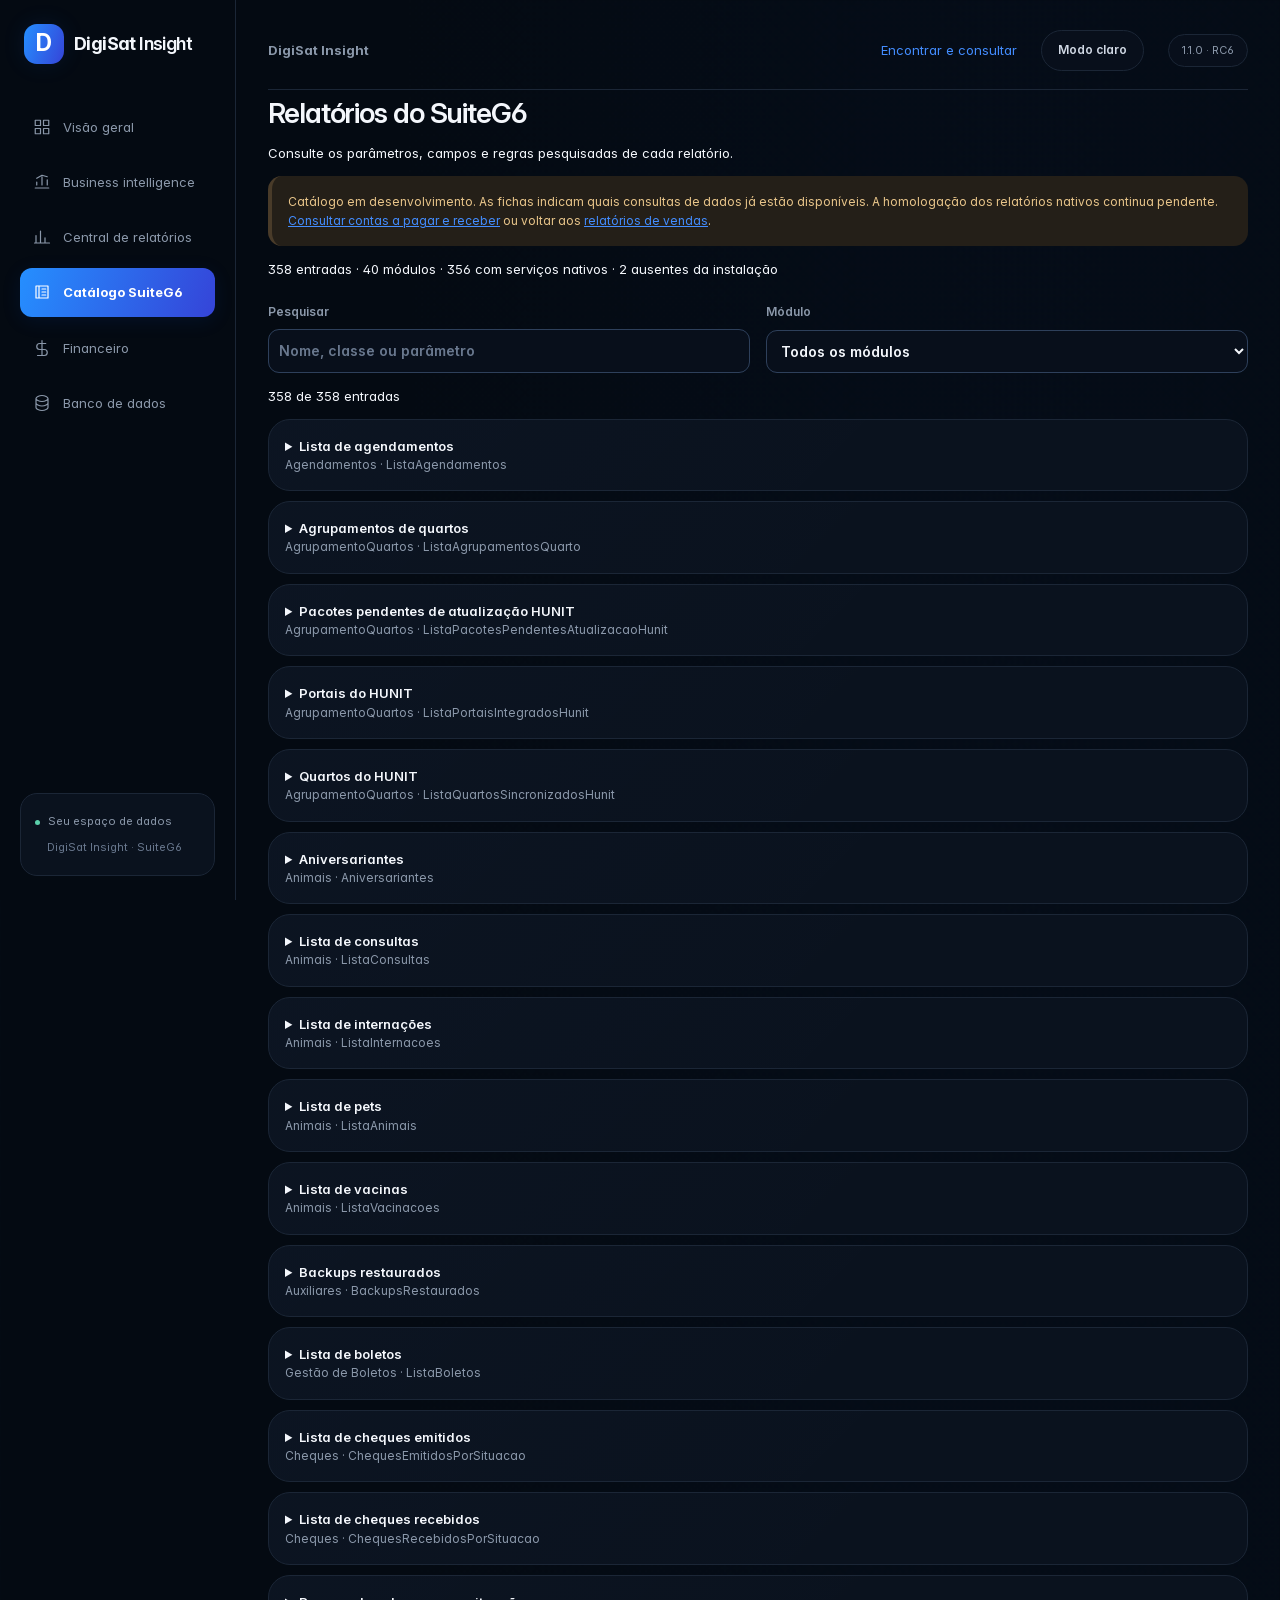
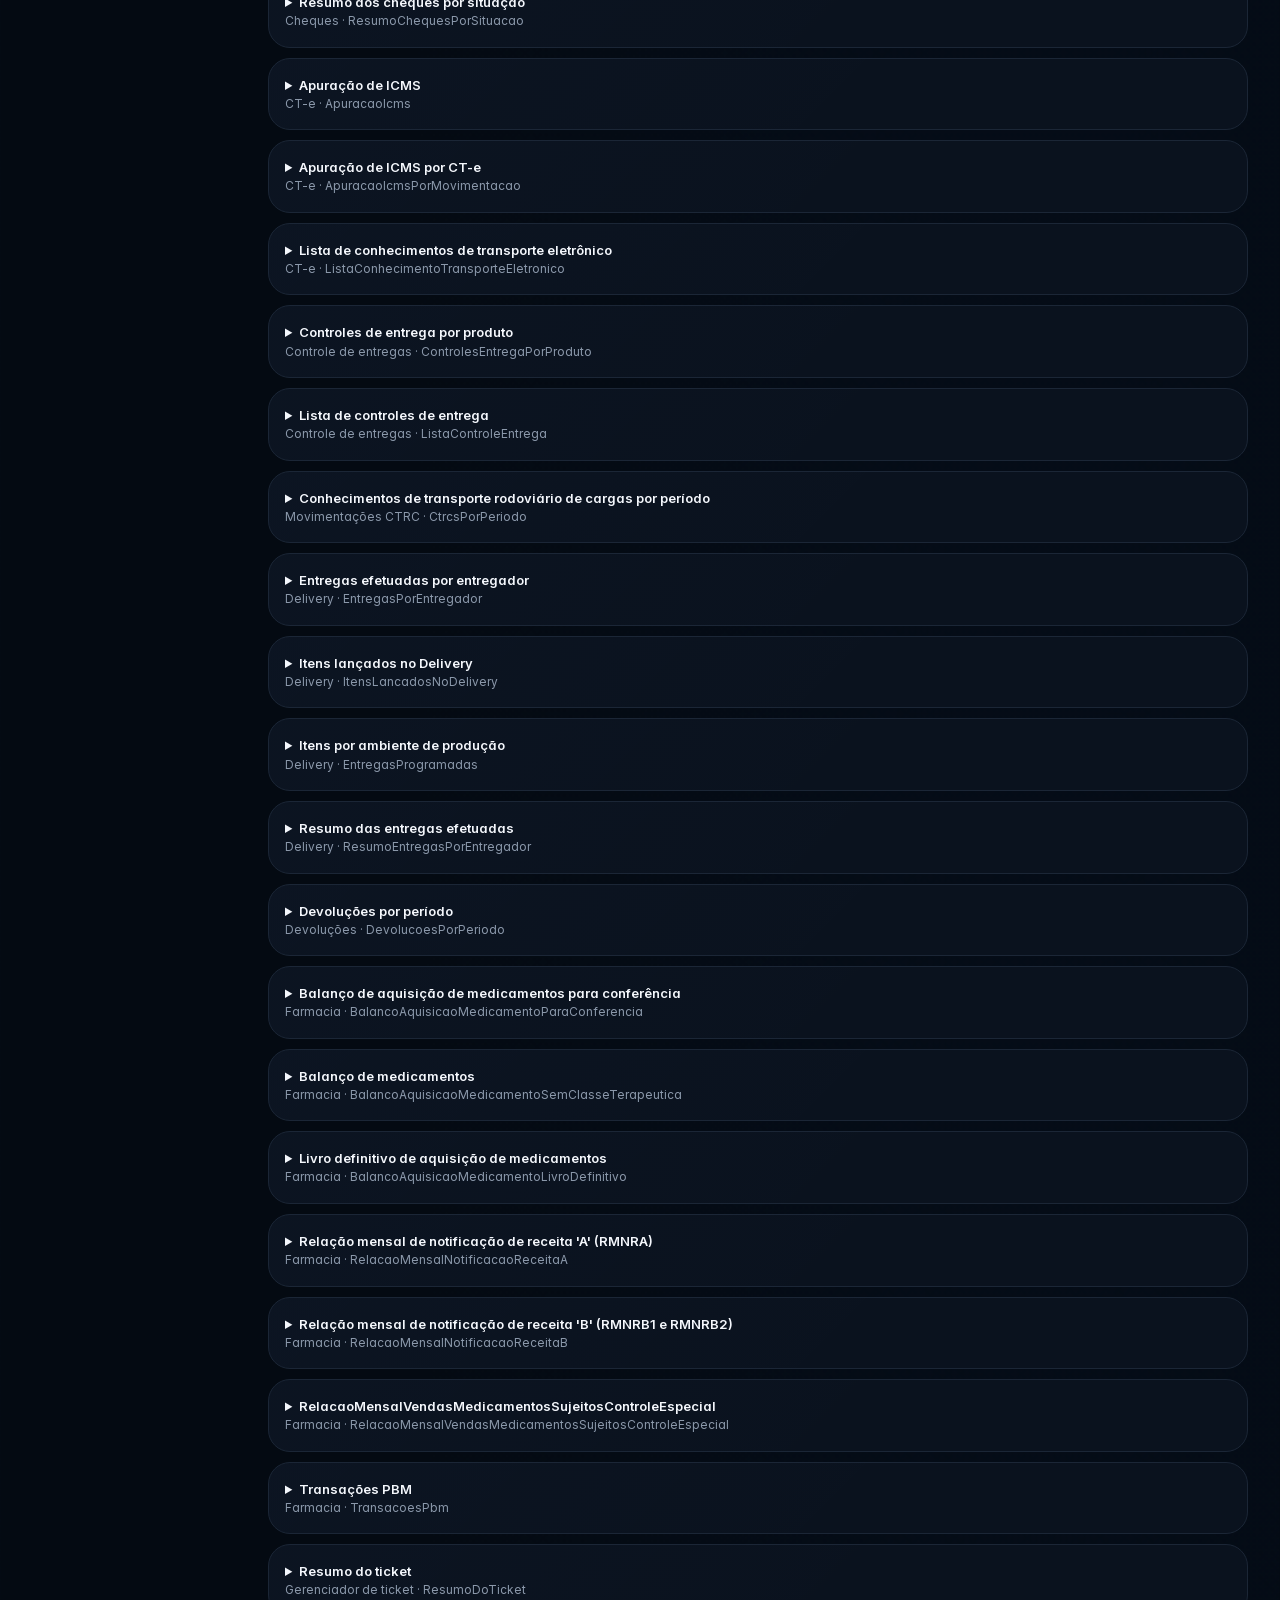
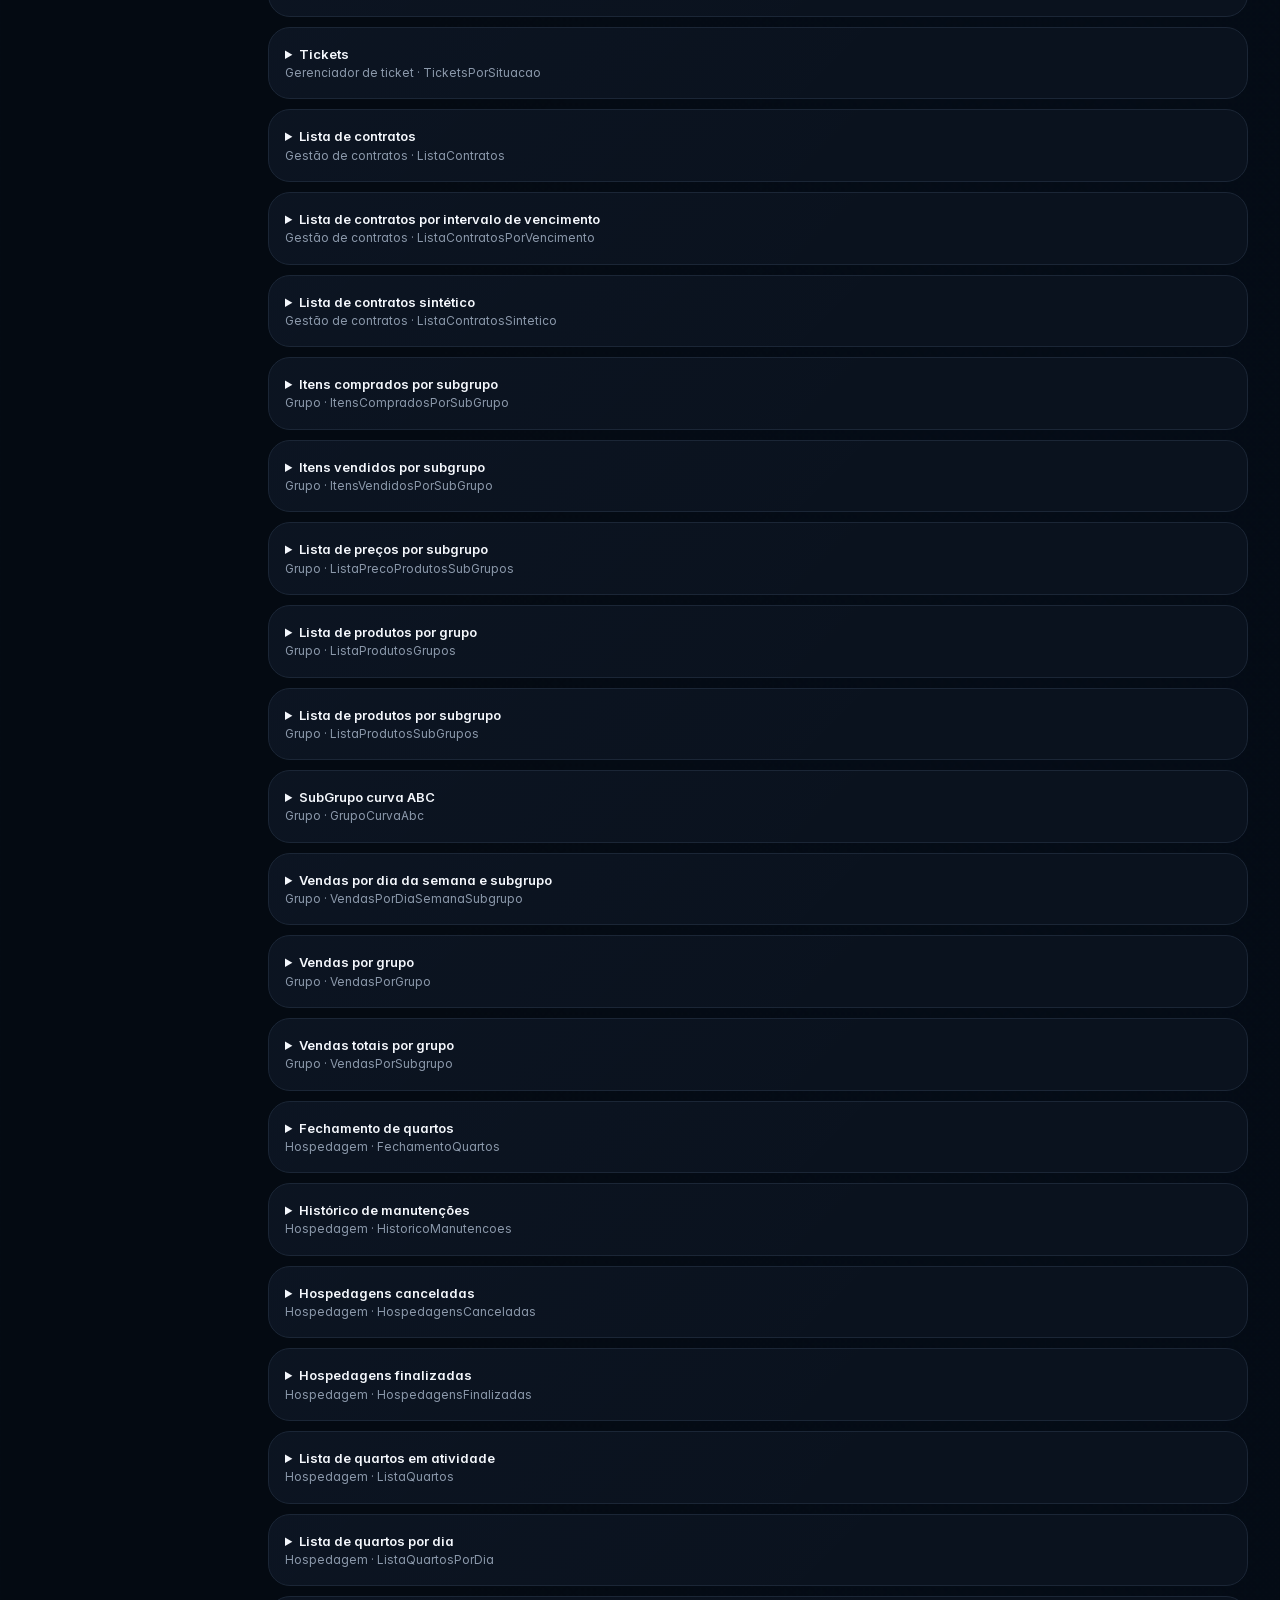
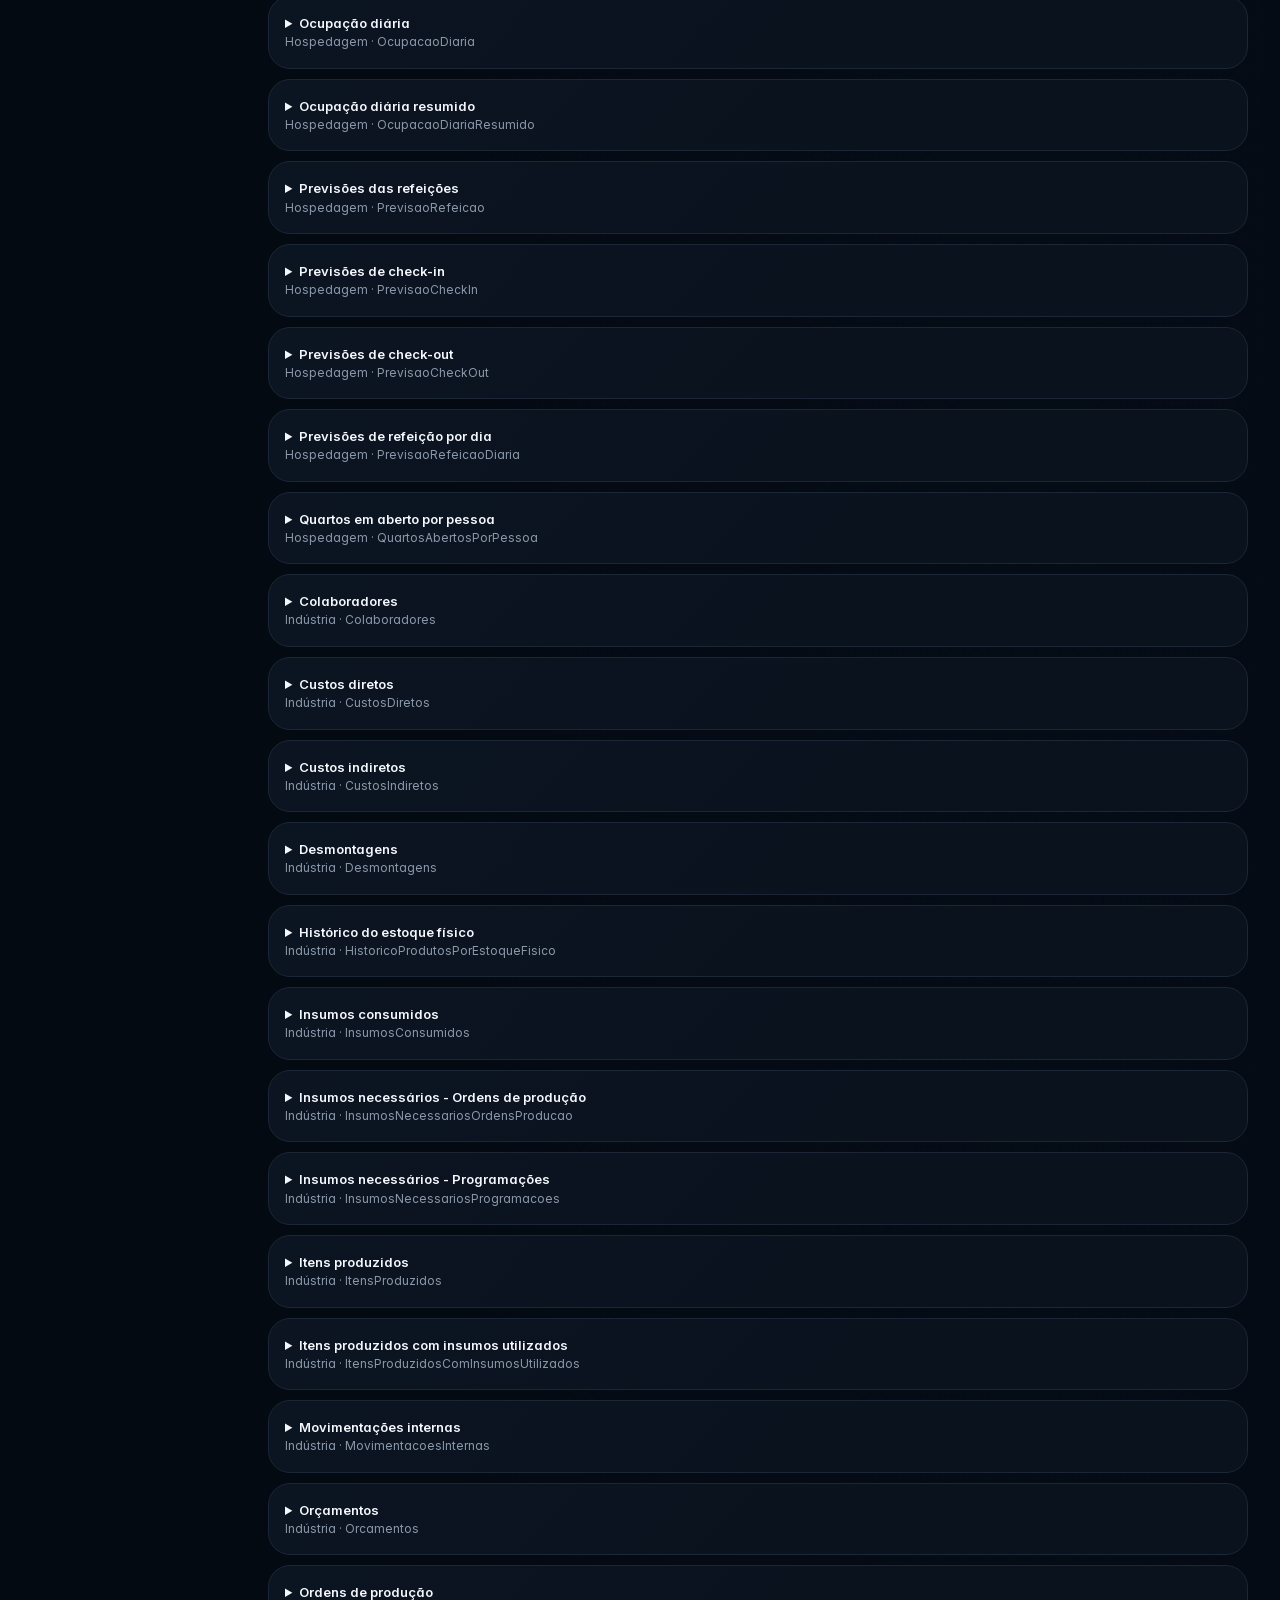
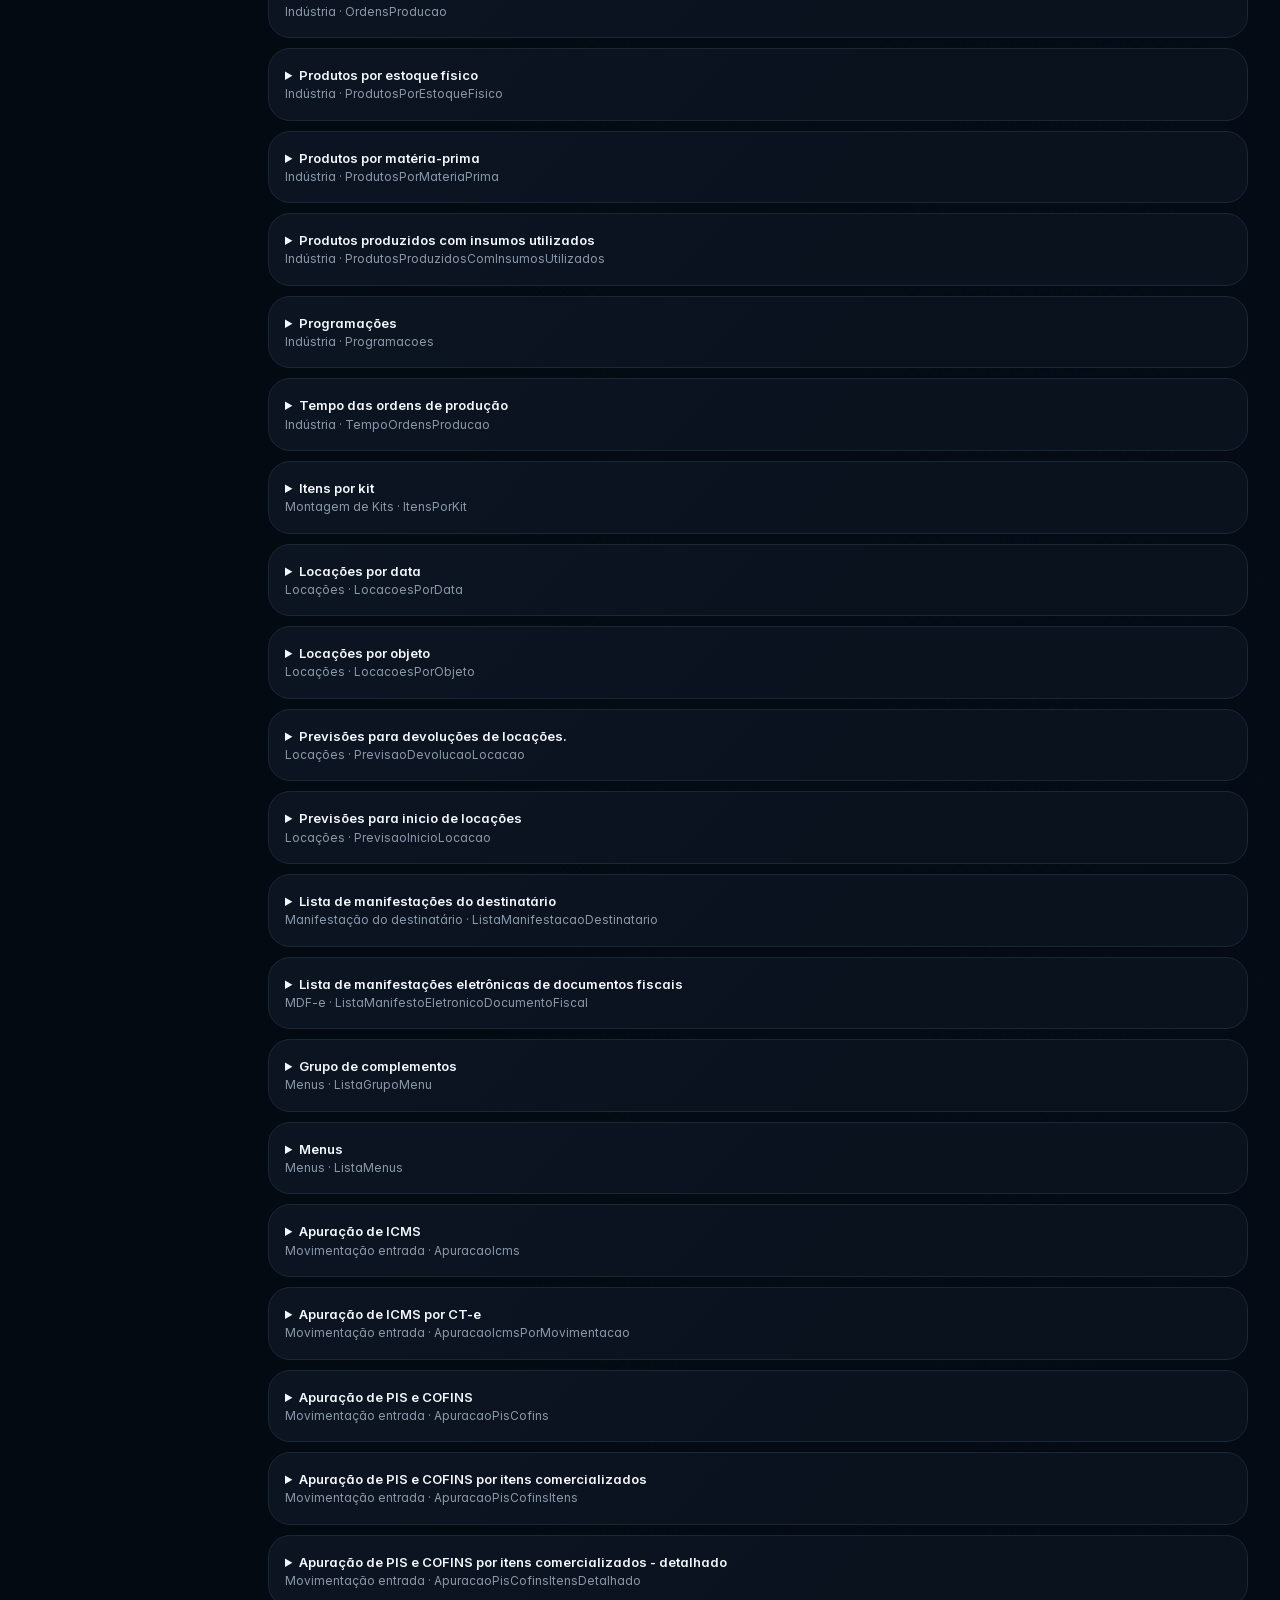
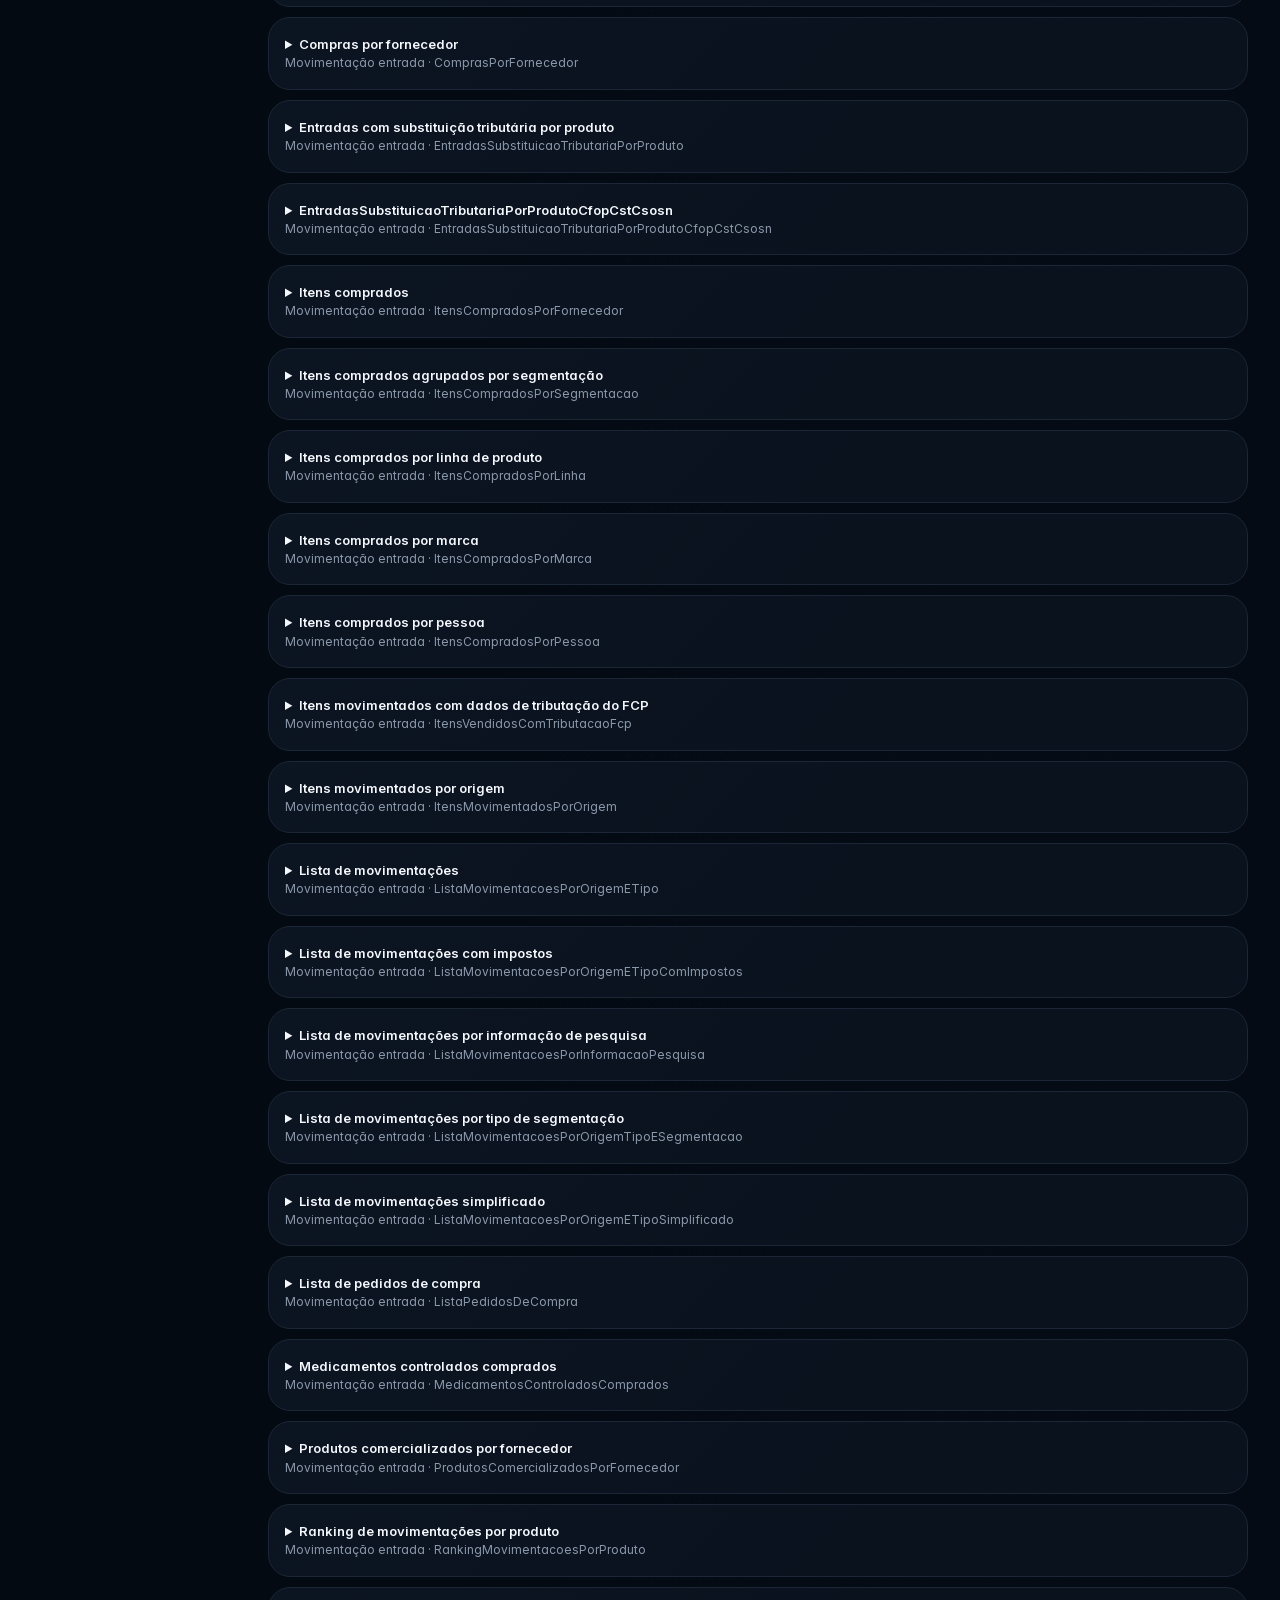
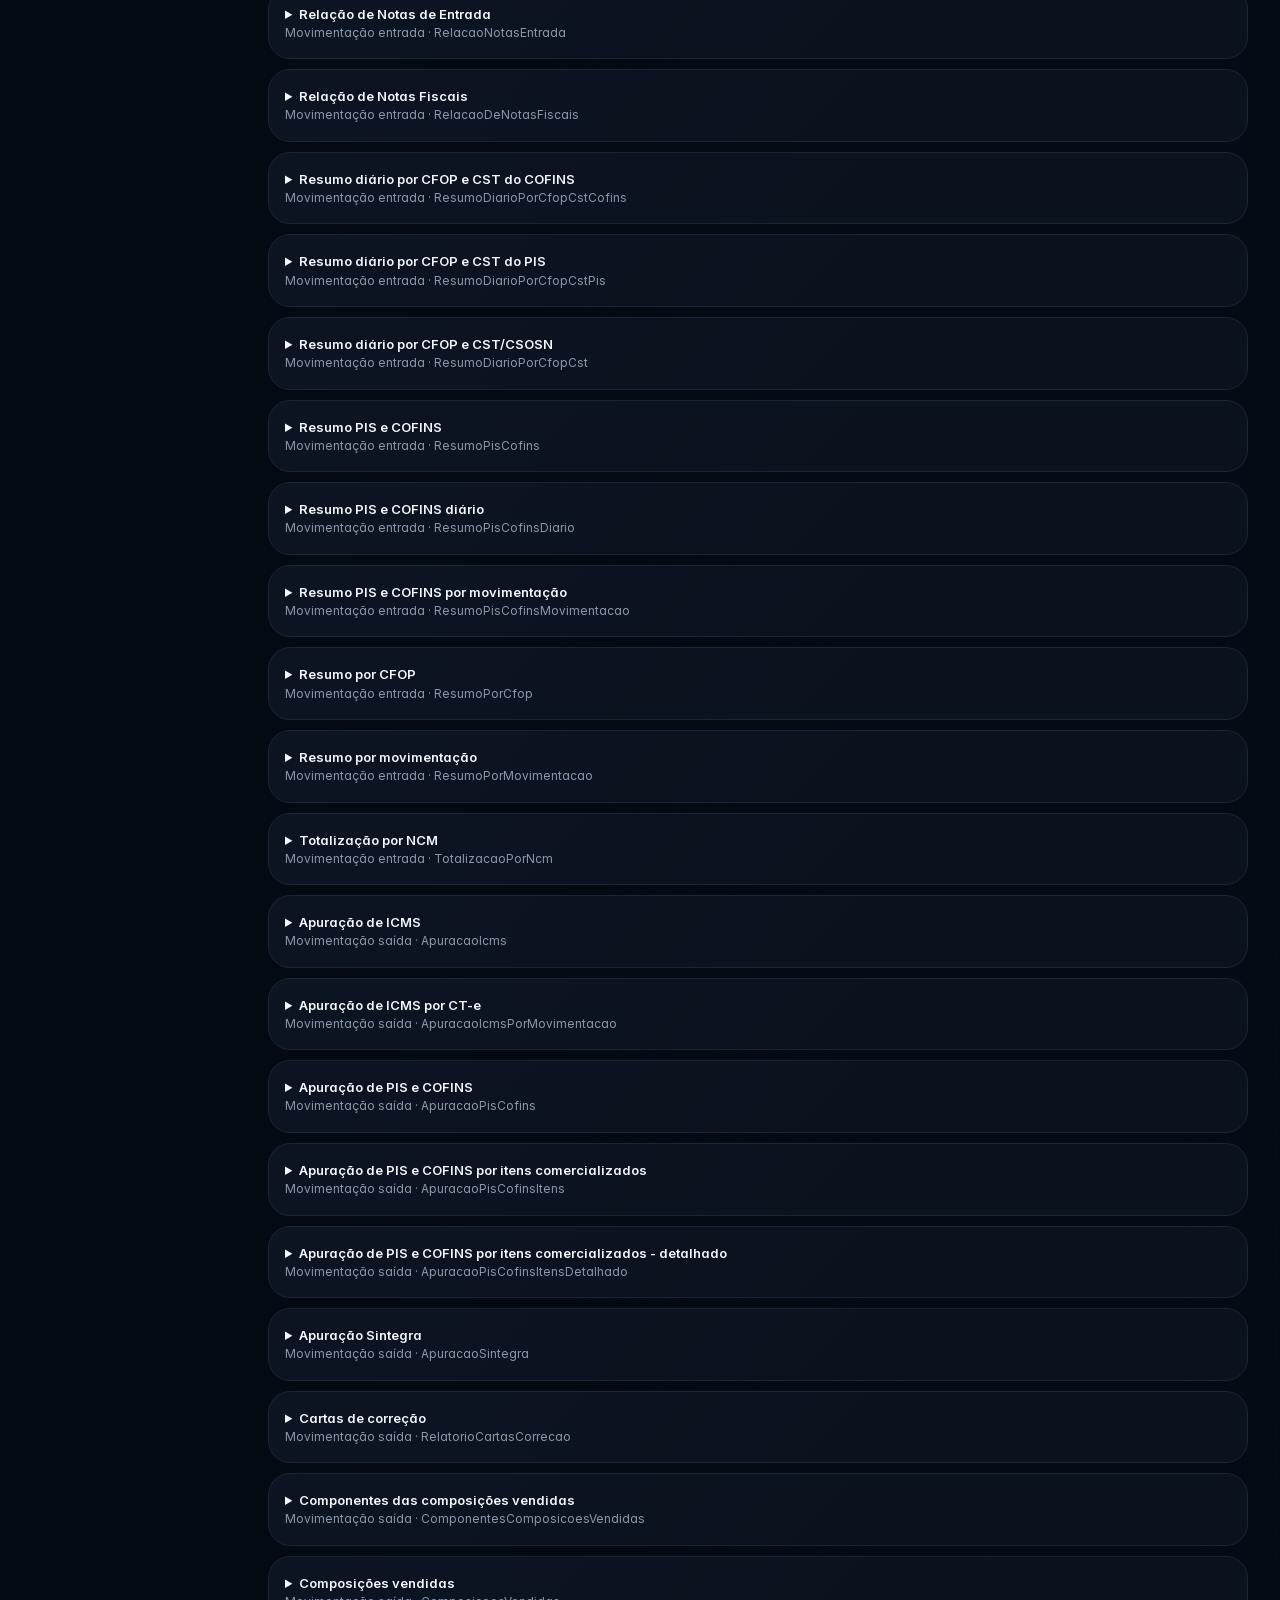
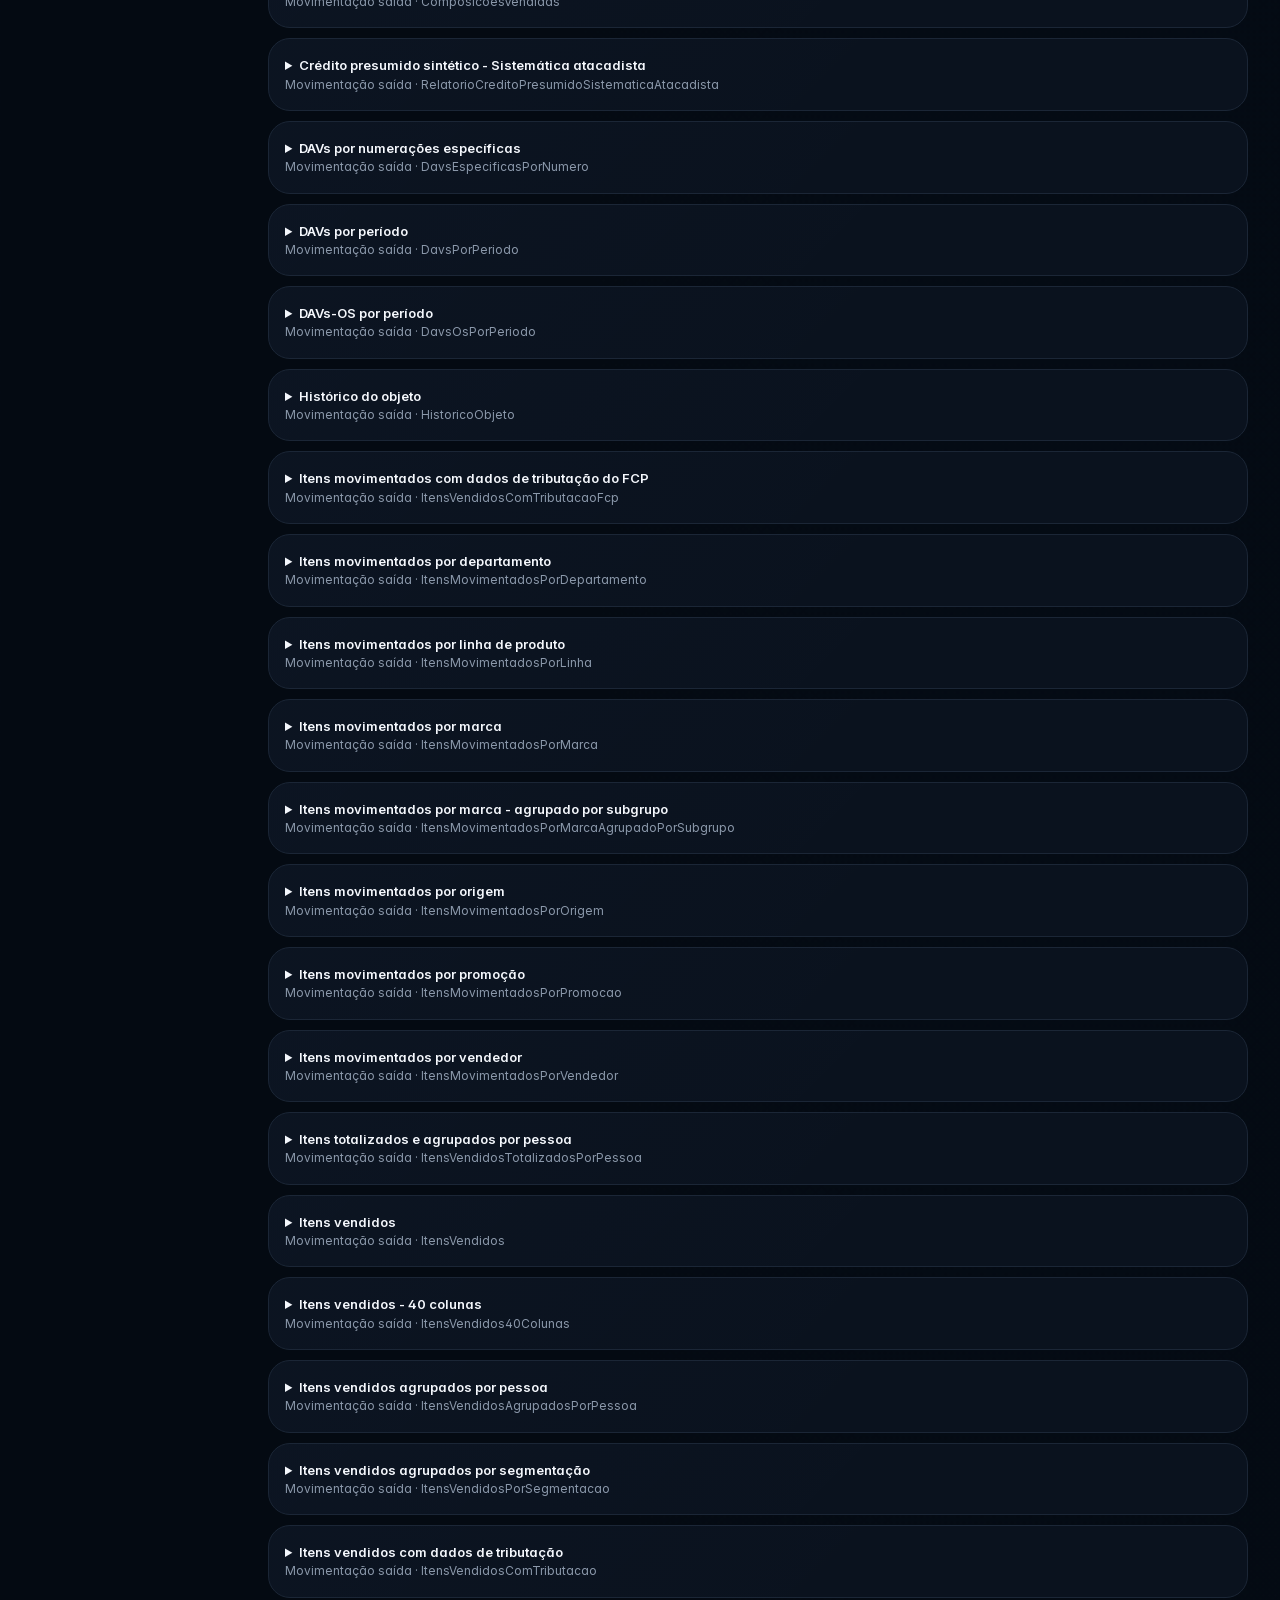
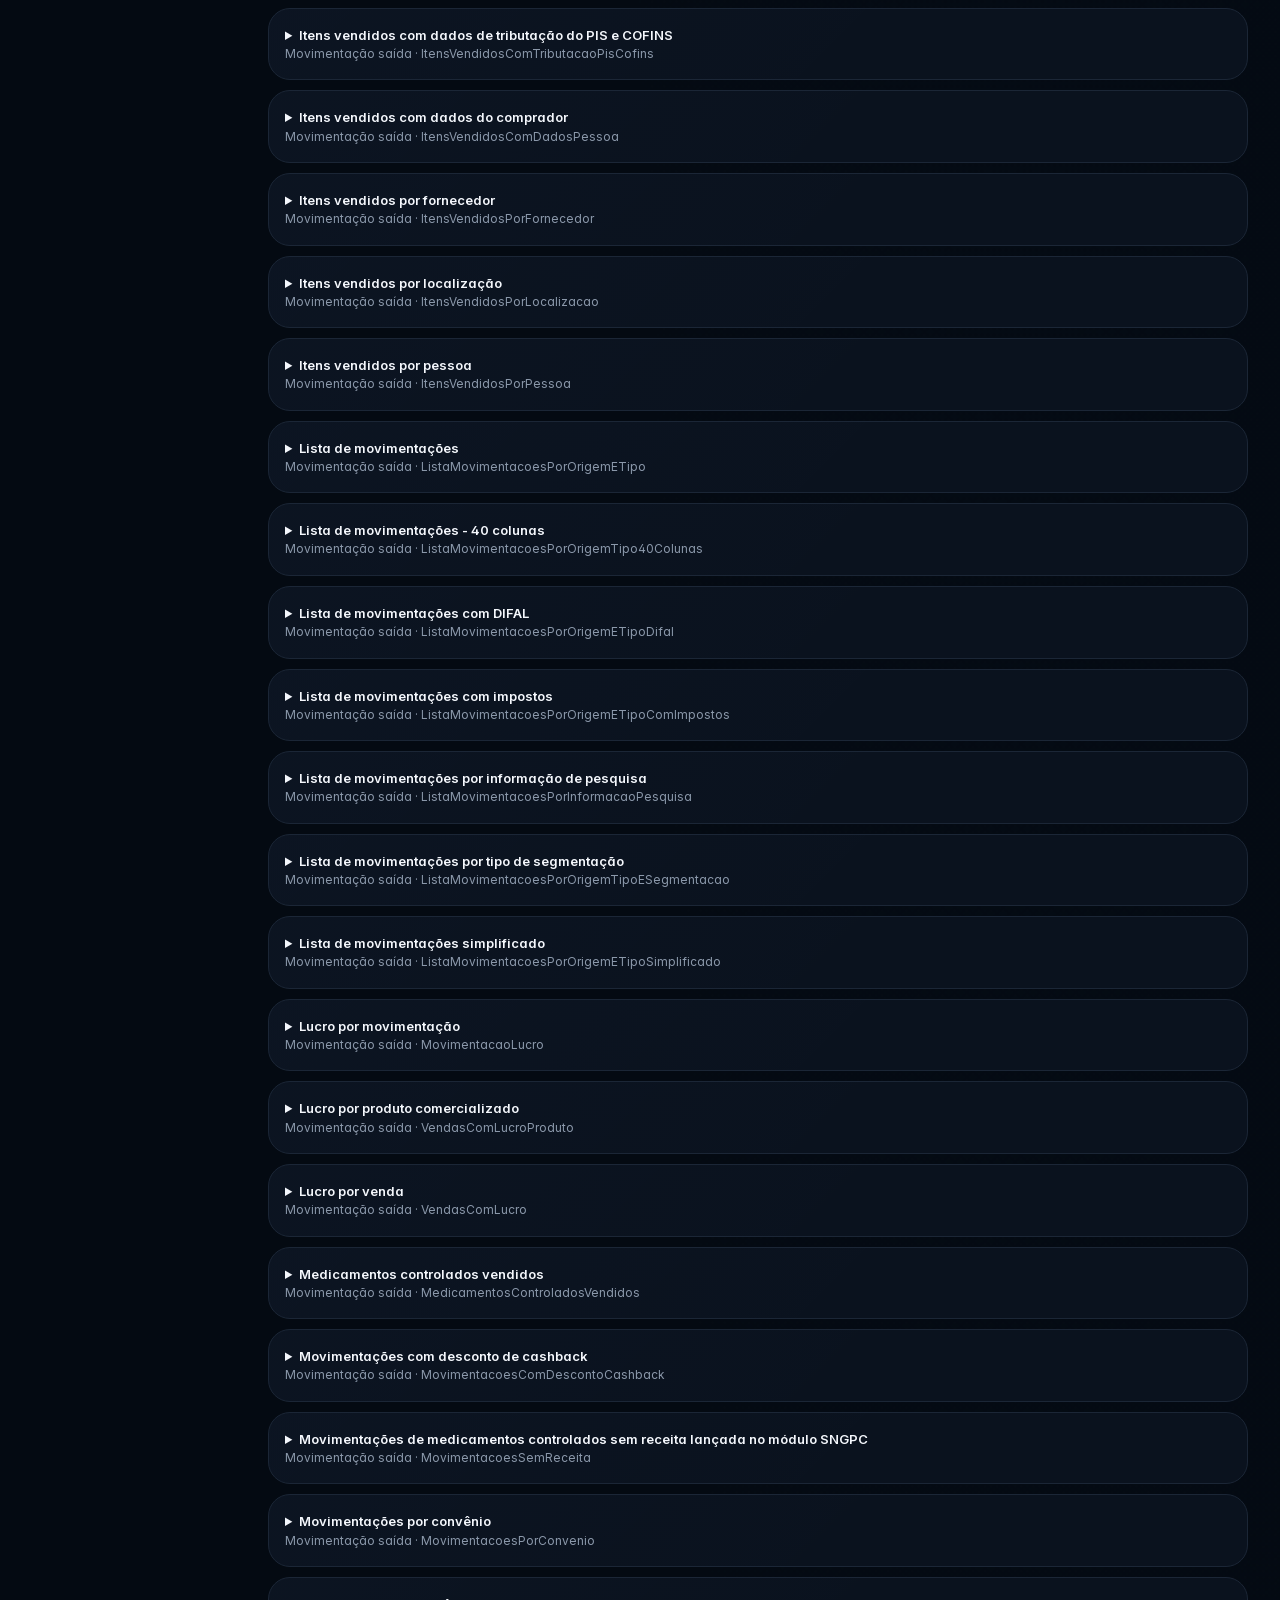
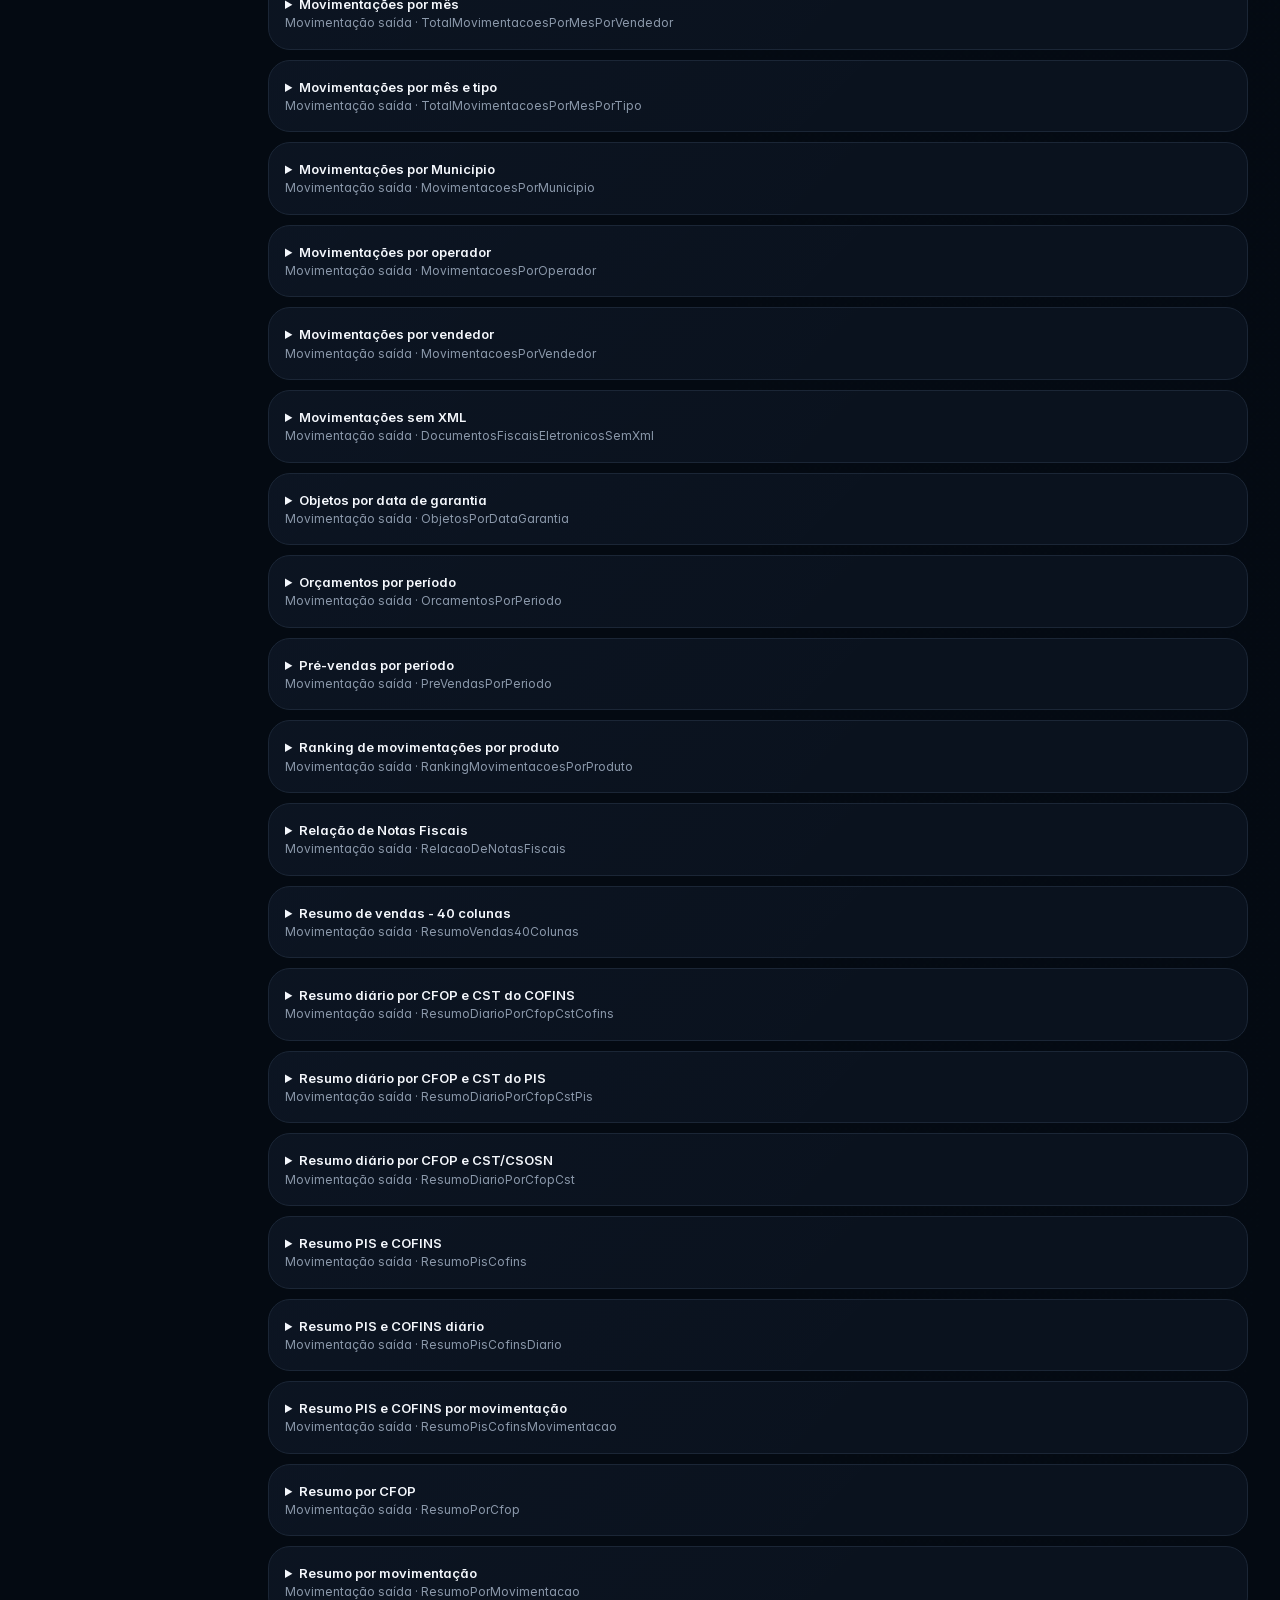
<file: static/reports.html>
<!doctype html>
<html lang="pt-BR">
<head>
  <meta charset="utf-8">
  <meta name="viewport" content="width=device-width,initial-scale=1">
  <title>Catálogo de relatórios · DigiSat Insight</title>
  <link rel="icon" href="/static/favicon.svg" type="image/svg+xml">
  <link rel="stylesheet" href="/static/report-catalog.css">
  <link rel="stylesheet" href="/static/rc2.css"><script src="/static/theme.js?v=pebble-1"></script>
  <script src="/static/report-catalog.js" defer></script>
<link rel="stylesheet" href="/static/pebble.css?v=2">
  <script src="/static/pebble.js?v=3" defer></script>
<link rel="preload" href="/static/fonts/InterVariable.woff2" as="font" type="font/woff2" crossorigin>
<link rel="stylesheet" href="/static/pebble-layout.css?v=3">
<link rel="stylesheet" href="/static/pulse.css?v=2">
  <link rel="stylesheet" href="/static/light.css?v=1">
</head>
<body class="suite-page catalog-page">
<main>
  <header class="suite-header"><a class="suite-brand" href="/"><span>D</span> DigiSat Insight</a><nav><a href="/native-reports">Encontrar e consultar</a><button class="quiet" type="button" id="themeToggle" aria-pressed="false"><span id="themeLabel">Modo escuro</span></button><span class="release-chip">1.1.0 · RC6</span></nav></header>
  <h1>Relatórios do SuiteG6</h1>
  <p>Consulte os parâmetros, campos e regras pesquisadas de cada relatório.</p>
  <p class="notice">Catálogo em desenvolvimento. As fichas indicam quais consultas de dados já estão disponíveis. A homologação dos relatórios nativos continua pendente. <a href="/finance-reports">Consultar contas a pagar e receber</a> ou voltar aos <a href="/">relatórios de vendas</a>.</p>
  <p id="summary" role="status">Carregando catálogo…</p>
  <section class="filters" aria-label="Pesquisar relatórios">
    <label>Pesquisar<input id="search" type="search" placeholder="Nome, classe ou parâmetro" maxlength="200"></label>
    <label>Módulo<select id="module"><option value="">Todos os módulos</option></select></label>
  </section>
  <p id="count" aria-live="polite"></p>
  <section id="reports" aria-label="Catálogo"></section>
  <p id="error" role="alert" hidden></p>
  <footer id="limits"></footer>
</main>
</body>
</html>
</file>
<file: static/report-catalog.css>
:root{font:16px/1.55 system-ui,sans-serif;color:#193044;background:#f4f6f8}*{box-sizing:border-box}body{margin:0}main{max-width:1200px;margin:auto;padding:32px 24px}header{display:flex;justify-content:space-between;gap:20px;color:#5c6b78}a{color:#005d96}h1{font-size:2.3rem;margin-bottom:0}h2{font-size:1.1rem}h3{font-size:1rem;margin-bottom:4px}.notice{border-left:4px solid #cd6326;background:#fff3e8;padding:16px}.filters{display:flex;gap:16px;flex-wrap:wrap;margin-top:24px}label{display:grid;gap:4px;flex:1;min-width:220px}input,select{font:inherit;padding:10px;border:1px solid #9caebd;border-radius:6px;background:white;color:inherit}details{background:white;border:1px solid #d6dfe5;border-radius:8px;margin:10px 0;padding:16px}summary{cursor:pointer;font-weight:600}summary span{font-size:.85rem;font-weight:400;display:block;color:#526575}.pending{color:#945000}dt{font-weight:600}dd{margin:2px 0 16px;overflow-wrap:anywhere}code{font-size:.85rem;overflow-wrap:anywhere}footer{font-size:.85rem;color:#526575;margin-top:32px}li{overflow-wrap:anywhere}details:focus-within{outline:2px solid #67aad2}#error{background:#fbe6e4;padding:16px}@media(max-width:600px){main{padding:20px 14px}header{display:block}header span{display:block;margin-top:8px}h1{font-size:1.8rem}}@media(prefers-color-scheme:dark){:root{color:#dce8f1;background:#12202d}a{color:#83c9ff}details,input,select{background:#1d3041;color:inherit;border-color:#496173}.notice{background:#3a2b1d}.pending{color:#ffd19b}summary span,header,footer{color:#b5c5d4}}
</file>
<file: static/rc2.css>
/* RC2: refine the existing workspace and native report flow. */
.native-suggestions{display:grid;gap:8px;margin-top:12px}.native-suggestion{display:flex;flex-direction:column;gap:3px;padding:12px 14px;border:1px solid var(--line,#ccdcd4);border-radius:10px;background:var(--card,#fff);color:var(--ink,#183d2e);text-decoration:none}.native-suggestion:hover{border-color:var(--green,#28734f)}.native-suggestion span,.native-suggestions p{font-size:12px;color:var(--muted,#52675c)}
.workspace-nav{padding:14px;border:1px solid var(--line);border-radius:14px;background:var(--card);margin-bottom:24px}.workspace-nav a,.workspace-nav button{white-space:nowrap}.workspace-nav a[href="/native-reports"]{background:var(--green-soft);color:var(--green-700);border-color:var(--green)}.ask.card{border-radius:18px}.ask-copy{max-width:650px}.workspace-version{font-size:11px}.chat-message{border-radius:12px}
.suite-page{--suite-bg:#f5f7f4;--suite-card:#fff;--suite-ink:#20392e;--suite-muted:#65786d;--suite-line:#dce5df;--suite-accent:#226b4a;--suite-soft:#eaf3ec;--suite-hover:#f0f5f1;color:var(--suite-ink);background:radial-gradient(ellipse at 80% 0%,#e8f1e8 0%,transparent 48%),var(--suite-bg);font:15px/1.55 system-ui,sans-serif;min-height:100vh}
.suite-page main{max-width:1440px;padding:24px 40px 64px}.suite-header{padding-bottom:22px;border-bottom:1px solid var(--suite-line);display:flex;align-items:center;justify-content:space-between;gap:20px}.suite-header nav{display:flex;align-items:center;gap:24px}.suite-header a{color:var(--suite-muted);text-decoration:none;font-size:13px}.suite-brand{display:flex;align-items:center;gap:10px;font-weight:700!important;color:var(--suite-ink)!important;font-size:16px!important}.suite-brand>span{display:grid;place-items:center;background:var(--suite-accent);color:#fff;width:34px;height:34px;border-radius:10px}.suite-page button{border:1px solid var(--suite-accent);border-radius:9px;background:var(--suite-accent);color:#fff;padding:10px 16px;font:inherit;font-size:13px;font-weight:600}.suite-page button:hover:not(:disabled){filter:brightness(.94)}.suite-page button:disabled{opacity:.48;cursor:not-allowed}.suite-page .quiet{background:var(--suite-card);border-color:var(--suite-line);color:var(--suite-ink)}.suite-page button[aria-pressed="true"]{background:var(--suite-soft);border-color:var(--suite-accent);color:var(--suite-accent)}.suite-page :is(input,select,textarea){background:var(--suite-card);border-color:var(--suite-line);color:var(--suite-ink);border-radius:8px;font-size:14px;min-width:0;max-width:100%;width:100%}.suite-page :is(button,input,select,textarea,a):focus-visible{outline:3px solid #69ad8a;outline-offset:3px}.suite-page label{color:var(--suite-muted);font-size:12px;font-weight:600;min-width:0;gap:7px}.suite-page h1{font-size:clamp(1.8rem,3vw,2.6rem);line-height:1.18;letter-spacing:-.04em;margin:7px 0 12px;color:var(--suite-ink)}.suite-page h2{font-size:18px;line-height:1.3;margin:6px 0 18px;color:var(--suite-ink)}.page-heading{display:flex;align-items:center;justify-content:space-between;gap:24px;padding:40px 0 26px}.page-heading p{margin:0;color:var(--suite-muted)}.suite-page .eyebrow{font-size:10px;letter-spacing:.13em;font-weight:750;color:var(--suite-accent);margin:0}.release-chip{font-size:11px;border:1px solid var(--suite-line);border-radius:30px;padding:7px 13px;white-space:nowrap;background:var(--suite-card);color:var(--suite-muted)}.discovery-card{background:var(--suite-card);border:1px solid var(--suite-line);border-radius:16px;padding:24px;box-shadow:0 4px 20px #20392e04}.discovery-card label{font-size:14px;color:var(--suite-ink);display:block;margin-bottom:12px}.discovery-row{display:flex;gap:10px}.discovery-row input{flex:1;font-size:15px;padding:14px 16px;background:var(--suite-bg)}.discovery-row button{white-space:nowrap}.example-chips{display:flex;gap:8px;flex-wrap:wrap;margin-top:14px}.suite-page .example-chips button{background:var(--suite-bg);border:1px solid var(--suite-line);color:var(--suite-muted);font-size:11px;font-weight:500;padding:6px 11px;border-radius:30px}.suite-page #discoveryStatus,.suite-page #statusText{font-size:12px;color:var(--suite-muted);margin:14px 0}.discovery-results{display:grid;grid-template-columns:repeat(2,minmax(0,1fr));gap:8px}.suite-page .discovery-match{text-align:left;display:grid;gap:4px;background:var(--suite-bg);border-color:var(--suite-line);color:var(--suite-ink);padding:14px}.discovery-match small{color:var(--suite-muted);font-weight:400}.native-layout{display:grid;grid-template-columns:minmax(0,1fr) 300px;gap:20px;align-items:start;margin-top:22px}.panel{background:var(--suite-card);border:1px solid var(--suite-line);border-radius:14px;padding:24px;min-width:0}.section-title{display:flex;align-items:center;justify-content:space-between;gap:12px}.section-title h2{margin-bottom:0}.native-page .filters{margin-top:22px;gap:14px}.native-page .report-select{flex-basis:100%}.selected-report{display:flex;justify-content:space-between;align-items:center;gap:12px;border-bottom:1px solid var(--suite-line);padding:18px 0}.selected-report p{font-size:12px;color:var(--suite-muted);margin:0}.small-actions{display:flex;gap:6px;flex-shrink:0}.suite-page .small-actions button{font-size:11px;padding:7px 10px}.native-page .native-parameters{grid-template-columns:repeat(2,minmax(0,1fr));gap:16px;margin-top:20px}.native-page .native-parameters fieldset{border-color:var(--suite-line);padding:14px;border-radius:10px}.native-page .native-parameters legend{font-size:12px;font-weight:650;color:var(--suite-ink);padding:0 4px}.native-page .native-parameters label{margin-bottom:10px}.native-page .check{min-width:0;gap:10px}.native-page .check input{width:18px;height:18px;accent-color:var(--suite-accent)}.native-page #callLabel{margin-top:18px}.native-page .actions{margin:18px 0 0}.native-page .query-actions{padding-top:18px;border-top:1px solid var(--suite-line)}.native-page .query-actions label{margin-left:auto;flex:0 0 140px}.suite-page .muted{font-size:12px;color:var(--suite-muted)}.connection-panel .filters{flex-direction:column;gap:14px}.connection-panel .actions{display:block}.connection-panel .actions button{width:100%;margin-bottom:12px}.connection-panel .actions span{display:block;font-size:11px;color:var(--suite-muted)}.native-page #connectForm{border:0;padding:0}.native-page #connected{margin:0;border-color:var(--suite-line);background:var(--suite-soft);padding:14px;font-size:12px}.native-page #connected button{width:100%}.native-page .scope-note{background:transparent;border-color:var(--suite-line);padding:16px;margin-top:14px;color:var(--suite-muted);font-size:12px;box-shadow:none}.native-page .scope-note summary{font-size:12px}.suite-page a{color:var(--suite-accent)}.result-panel{margin-top:24px}.result-panel label{max-width:600px}.native-page .table-wrap{border:1px solid var(--suite-line);border-radius:10px;max-height:560px}.native-page th{background:var(--suite-soft);color:var(--suite-ink);font-size:11px;font-weight:650;z-index:1}.native-page th,.native-page td{border-color:var(--suite-line);padding:12px}.native-page tbody tr:nth-child(even){background:var(--suite-bg)}.native-page tbody tr:hover{background:var(--suite-hover)}.native-page #provenance,.native-page #warnings{color:var(--suite-muted);font-size:11px}.native-page #warnings{margin-top:22px;padding-left:18px}.native-page #pageLabel{font-size:12px;color:var(--suite-muted);margin-right:auto}.suite-page #error{background:#fff0ed;border:1px solid #e6b5a8;border-radius:10px;color:#a23621}.native-page #unavailable{background:#fff4df;border-radius:10px;color:#8b6114;font-size:13px}.suite-page dialog{background:var(--suite-card);color:var(--suite-ink);border-color:var(--suite-line);border-radius:14px}
:root[data-theme="dark"] .suite-page{--suite-bg:#111d17;--suite-card:#1a2a21;--suite-ink:#e2eee5;--suite-muted:#a1b6a7;--suite-line:#334b3b;--suite-accent:#94d3aa;--suite-soft:#263f30;--suite-hover:#294634;background:var(--suite-bg)}:root[data-theme="dark"] .suite-page button:not(.quiet):not(.discovery-match){color:#10271a}:root[data-theme="dark"] .suite-page #error{background:#39251f;color:#f5b9a7;border-color:#714639}:root[data-theme="dark"] .native-page #unavailable{background:#3a301c;color:#f3d291}
@media(max-width:1050px){.suite-page main{padding:20px 24px 48px}.native-layout{grid-template-columns:minmax(0,1fr) 260px}.panel{padding:20px}.native-page .native-parameters{grid-template-columns:1fr}.selected-report{align-items:flex-start;flex-direction:column}}
@media(max-width:760px){.suite-page main{padding:16px 14px 40px}.suite-header{align-items:flex-start}.suite-header nav{gap:12px;flex-wrap:wrap;justify-content:flex-end}.suite-header a{font-size:12px}.suite-brand{font-size:0!important}.suite-brand>span{font-size:17px}.page-heading{padding:28px 0 22px;align-items:flex-start}.release-chip{font-size:10px;padding:5px 8px}.native-layout{grid-template-columns:1fr}.native-sidebar{grid-row:1}.connection-panel .filters{flex-direction:row}.connection-panel .filters label{flex:1 1 170px}.connection-panel .actions{display:flex}.connection-panel .actions button{width:auto;margin:0}.connection-panel .actions span{flex:1 1 180px}.discovery-card{padding:18px}.discovery-row{flex-direction:column}.discovery-results{grid-template-columns:1fr}.native-page .query-actions label{margin-left:0}.suite-page .section-title{align-items:flex-start}.suite-page h2{font-size:16px}.workspace-nav{gap:7px}.workspace-nav a,.workspace-nav button{font-size:11px}}
@media(prefers-reduced-motion:reduce){*{scroll-behavior:auto!important;transition:none!important}}
</file>
<file: static/pebble.css>
/* Pebble-inspired shared visual layer. Local assets only; works offline. */
@media screen {
  :root, :root[data-theme="dark"] {
    color-scheme:dark;
    --ink:#f5f5f2;--ink-2:#deded8;--muted:#a4a59e;--faint:#81837a;
    --bg:#0b0c09;--bg-deep:#11120f;--card:#191a16;--line:#2c2e26;--line-strong:#44473a;
    --green:#d4ff32;--green-600:#d4ff32;--green-700:#d4ff32;--lime:#d4ff32;
    --green-soft:#2b3419;--green-tint:#202619;
    --amber:#f3c879;--amber-bg:#30291b;--amber-line:#59472c;
    --red:#ff8b83;--red-bg:#321e1d;--red-line:#633733;
    --blue:#a8c9ff;--blue-bg:#202a3a;--blue-line:#3c4b66;
    --r-lg:24px;--r-xl:28px;--shadow-xs:none;--shadow-sm:none;--shadow-md:0 5px 24px #0002;--shadow-lg:0 20px 60px #0006;
    font:14px/1.55 "Segoe UI Variable Text","Segoe UI",system-ui,sans-serif;
    color:var(--ink);background:var(--bg);
  }
  :root[data-theme="light"] {
    color-scheme:light;--ink:#1c2015;--ink-2:#363c2b;--muted:#626957;--faint:#757d69;
    --bg:#f2f3eb;--bg-deep:#e9ecdf;--card:#fcfdf8;--line:#dce0d0;--line-strong:#b6c09e;
    --green:#4b6500;--green-600:#4b6500;--green-700:#354800;--green-soft:#e6efcc;--green-tint:#f1f6e6;
    --amber:#805b12;--amber-bg:#fff4d9;--amber-line:#e4cc92;--red:#a13630;--red-bg:#fcebe8;--red-line:#e8b8b1;
    --blue:#345a93;--blue-bg:#e8effb;--blue-line:#b9cdec;
  }
  :root[data-theme] body.pebble-suite {margin:0;padding:0 0 0 236px;min-height:100vh;background:radial-gradient(ellipse at 100% 0%,#a5c92709,transparent 40%),var(--bg);color:var(--ink);font:400 14px/1.55 "Segoe UI Variable Text","Segoe UI",system-ui,sans-serif}
  html .pebble-suite,html[data-theme="dark"] .suite-page {--suite-bg:var(--bg);--suite-card:var(--card);--suite-ink:var(--ink);--suite-muted:var(--muted);--suite-line:var(--line);--suite-accent:var(--green);--suite-soft:var(--green-soft);--suite-hover:var(--green-tint)}
  .pebble-sidebar {position:fixed;inset:0 auto 0 0;width:236px;padding:28px 18px;display:flex;flex-direction:column;border-right:1px solid var(--line);background:var(--bg);z-index:30}
  .pebble-brand {display:flex;gap:12px;align-items:center;color:var(--ink)!important;text-decoration:none;font-size:17px;font-weight:700;padding:0 6px 38px}
  .pebble-brand>span {display:grid;place-items:center;width:42px;height:42px;border-radius:14px;background:var(--lime);color:#11150a;font-size:25px}
  .pebble-brand b {font-weight:400;color:var(--muted)}
  .pebble-brand small {display:block;font-size:8px;letter-spacing:.16em;color:var(--muted);margin-top:3px}
  .pebble-nav-label {font-size:9px;letter-spacing:.13em;color:var(--faint);padding:0 13px;margin:0 0 13px}
  .pebble-sidebar nav {display:grid;gap:8px}
  .pebble-sidebar nav a {display:flex;align-items:center;gap:12px;padding:13px 14px;border-radius:13px;color:var(--muted);text-decoration:none;font-size:13px;transition:background 160ms,color 160ms}
  .pebble-sidebar svg {width:18px;height:18px;fill:none;stroke:currentColor;stroke-width:1.6;stroke-linejoin:round;stroke-linecap:round;flex-shrink:0}
  .pebble-sidebar nav a:hover {background:var(--card);color:var(--ink)}
  .pebble-sidebar nav a[aria-current] {background:var(--lime);color:#121607;font-weight:700}
  .pebble-sidebar-bottom {margin-top:auto;padding:18px 12px;border:1px solid var(--line);border-radius:16px;font-size:10px;color:var(--muted)}
  .pebble-sidebar-bottom small {display:block;font-size:10px;margin:8px 0 0 12px;color:var(--faint)}
  .pebble-live-dot {display:inline-block;width:5px;height:5px;margin-right:5px;background:var(--lime);border-radius:50%}
  .pebble-suite .rail {display:none}
  html .pebble-suite main {width:100%;max-width:1580px;margin:0 auto;padding:32px clamp(20px,3vw,44px) 56px;min-width:0}
  .pebble-suite h1,.pebble-suite h2,.pebble-suite h3 {color:var(--ink);background:none;-webkit-text-fill-color:currentColor;letter-spacing:-.035em}
  .pebble-suite h1 {font-size:clamp(26px,3vw,38px);font-weight:650}
  .pebble-suite .top {align-items:center;margin-bottom:28px}
  .pebble-suite .eyebrow {color:var(--muted);font-size:9px;letter-spacing:.13em}
  .pebble-suite .tagline {max-width:62ch}
  .pebble-suite :is(.card,.panel,.toolbar,.status,details,.totals>div,.document-results) {background:var(--card);border:1px solid var(--line);box-shadow:none;border-radius:22px;color:var(--ink)}
  .pebble-suite :is(.suite-header,.editor-header) {border-color:var(--line);background:transparent;color:var(--muted)}
  .pebble-suite .suite-header {margin-bottom:12px}
  .pebble-suite .suite-brand>span {background:var(--lime);color:#111}
  .pebble-suite :is(input,select,textarea),.pebble-suite .field :is(input,select),.pebble-suite dialog input {background:var(--bg-deep);color:var(--ink);border:1px solid var(--line-strong);border-radius:11px;accent-color:var(--green)}
  .pebble-suite input::placeholder,.pebble-suite textarea::placeholder {color:var(--faint)}
  .pebble-suite :is(input,select,textarea):focus {border-color:var(--green);box-shadow:0 0 0 3px #b8e72c18;outline:none;background:var(--bg-deep);color:var(--ink)}
  .pebble-suite label,.pebble-suite dialog label {color:var(--muted)}
  .pebble-suite button {font:inherit;cursor:pointer;border:1px solid var(--line-strong);border-radius:99px;background:var(--lime);color:#101408;padding:10px 16px;font-weight:650}
  .pebble-suite :is(.secondary,.ghost,.quiet,.suggestions button,.example-chips button,.icon-btn) {background:var(--bg-deep);color:var(--ink-2);border:1px solid var(--line);box-shadow:none}
  .pebble-suite button:hover:not(:disabled),.pebble-suite a.secondary:hover {filter:brightness(1.1);border-color:var(--green)}
  .pebble-suite button:disabled {opacity:.45;cursor:not-allowed}
  .pebble-suite .primary {background:var(--lime);color:#101408;border-color:transparent;box-shadow:none}
  .pebble-suite .workspace-nav {background:transparent;border:0;border-bottom:1px solid var(--line);padding:0 0 20px;gap:8px;border-radius:0;margin-bottom:24px}
  .pebble-suite .workspace-nav a {display:none}
  .pebble-suite .workspace-nav button {font-size:11px;padding:8px 12px}
  .pebble-suite .workspace-version {color:var(--faint);font-size:10px}
  html .pebble-suite .ask.card,html .pebble-suite .discovery-card {background:var(--lime);color:#121607;border:0;border-radius:26px;padding:30px;position:relative;overflow:hidden}
  .pebble-suite .ask::after {background:repeating-radial-gradient(circle at 95% 35%,transparent 0 55px,#50650016 56px 57px,transparent 58px 95px);mask-image:none;opacity:1}
  .pebble-suite .ask h2 {font-size:clamp(28px,3vw,44px);color:#121607;letter-spacing:-.045em;margin:16px 0 10px}
  html .pebble-suite .ask-copy p,.pebble-suite .ask .muted,html .pebble-suite #discoveryStatus,.pebble-suite .discovery-card label {color:#37431d}
  html .pebble-suite .pill {background:#151c0c10;color:#293510;border:1px solid #202a1026}
  .pebble-suite .ask-row input,.pebble-suite .discovery-row input {background:#faffeb;color:#1a2010;border-color:#adc640}
  .pebble-suite .ask-row input::placeholder,.pebble-suite .discovery-row input::placeholder {color:#69764d}
  :root[data-theme] .pebble-suite .ask-row .primary,:root[data-theme] .pebble-suite .discovery-row button {background:#11150b;color:var(--lime);border-color:#11150b;white-space:nowrap}
  .pebble-suite .ask .suggestions button,.pebble-suite .example-chips button,.pebble-suite .ask .ghost {background:#141b0c0a;color:#293510;border-color:#26341330}
  .pebble-suite .conversation-log,.pebble-suite .clarification-box,.pebble-suite .discovery-match {background:var(--card);color:var(--ink);border-color:var(--line)}
  .pebble-suite .presets {background:var(--bg-deep);border-color:var(--line);border-radius:99px}
  .pebble-suite .presets button {background:transparent;border:0;color:var(--muted)}
  .pebble-suite .presets button.active {background:var(--lime);color:#11150b;box-shadow:none;border-radius:99px}
  .pebble-suite .report-card {background:var(--card);border:1px solid var(--line);border-radius:20px;box-shadow:none;color:var(--ink);padding:18px 14px}
  .pebble-suite .report-card.selected {background:var(--green-soft);border-color:var(--green);box-shadow:none}
  .pebble-suite .report-card.selected::after {background:var(--green)}
  .pebble-suite .metric {background:var(--card);border-color:var(--line);border-radius:20px;padding:22px}
  .pebble-suite .metric strong {font-size:30px;letter-spacing:-.04em;font-variant-numeric:tabular-nums}
  .pebble-suite .metric.emphasis {background:var(--lime);border-color:var(--lime)}
  .pebble-suite .metric.emphasis :is(strong,small) {color:#19200e}
  .pebble-suite :is(.table-wrap,dialog) {background:var(--card);color:var(--ink);border:1px solid var(--line);border-radius:18px}
  .pebble-suite :is(th,thead th) {background:var(--bg-deep);color:var(--muted);border-color:var(--line)}
  .pebble-suite td {border-color:var(--line)}
  .pebble-suite tbody tr:hover td {background:var(--green-tint)}
  .pebble-suite :is(.notice,.scope-note) {background:var(--amber-bg);color:var(--amber);border-color:var(--amber-line);border-radius:14px;padding:16px}
  .pebble-suite :is(.banner,#error) {background:var(--red-bg);color:var(--red);border-color:var(--red-line)}
  .pebble-suite :is(summary span,footer,#provenance,dialog p,.map-note) {color:var(--muted)}
  .pebble-suite :is(.chip,.badge-readonly,.release-chip) {background:var(--bg-deep);border-color:var(--line);color:var(--muted)}
  .pebble-suite a {color:var(--green)}
  .pebble-suite :is(button,a,input,select,textarea,summary):focus-visible {outline:2px solid var(--green);outline-offset:4px}
  .pebble-suite .editor-header {padding:28px 30px}
  html .pebble-suite main.editor-layout {width:calc(100% - 48px);max-width:none;padding:0;margin:0 24px 30px;border:1px solid var(--line);border-radius:22px;overflow:hidden;background:var(--card)}
  .pebble-suite details {overflow-wrap:anywhere;min-width:0}
  .pebble-suite .suite-header {flex-wrap:wrap}
  .pebble-suite .editor-sidebar {background:var(--bg-deep);border-color:var(--line)}
  .pebble-suite .editor-workspace {min-width:0}
  .pebble-suite .editor-status {color:var(--muted);background:transparent;border-color:var(--line)}
  .pebble-suite .database-tree button {background:transparent;color:var(--ink-2);border-radius:9px}
  .pebble-suite .database-tree button.selected {background:var(--green-soft);color:var(--green)}
  .pebble-suite .editor-danger {background:var(--red-bg);color:var(--red);border-color:var(--red-line)}
  @media(min-width:1600px) {.pebble-suite .ask {min-height:310px}}
  @media(max-width:1150px) {
    :root[data-theme] body.pebble-suite {padding-left:200px}.pebble-sidebar {width:200px;padding:24px 12px}.pebble-brand{font-size:14px}.pebble-sidebar nav a{font-size:12px;padding:12px 10px}.pebble-suite .top{align-items:flex-start;flex-direction:column}.pebble-suite .top-meta{justify-content:flex-start}.pebble-suite .native-layout{grid-template-columns:1fr}.pebble-suite .native-sidebar{grid-row:auto}
  }
  @media(max-width:760px) {
    :root[data-theme] body.pebble-suite {padding:0 0 82px}.pebble-sidebar {inset:auto 0 0;width:auto;height:72px;padding:7px 8px;border:0;border-top:1px solid var(--line);background:var(--bg)}.pebble-brand,.pebble-nav-label,.pebble-sidebar-bottom{display:none}.pebble-sidebar nav{display:grid;grid-template-columns:repeat(5,minmax(0,1fr));gap:4px}.pebble-sidebar nav a{flex-direction:column;gap:4px;padding:8px 3px;font-size:9px;text-align:center;line-height:1.25;border-radius:12px}.pebble-sidebar nav a span{max-width:90px}.pebble-sidebar svg{width:18px;height:18px}html .pebble-suite main{padding:22px 16px 30px}.pebble-suite .ask.card,.pebble-suite .discovery-card{padding:22px}.pebble-suite .ask-row{flex-direction:column}.pebble-suite .suite-header{gap:10px}.pebble-suite .suite-header nav{gap:10px}.pebble-suite .editor-header{padding:22px 16px}.pebble-suite .editor-layout{margin:0 12px 20px}.pebble-suite .status{min-width:0}.pebble-suite .workspace-nav{gap:6px}.pebble-suite .workspace-version{width:100%}.pebble-suite .native-parameters{grid-template-columns:1fr}
  }
  @media(prefers-reduced-motion:reduce) {*,*::before,*::after{scroll-behavior:auto!important;transition:none!important;animation:none!important}}
  @media(max-width:760px) {html .pebble-suite main.editor-layout{width:calc(100% - 24px);margin:0 12px 20px}}
}
@media print {.pebble-sidebar{display:none!important}.pebble-suite{padding:0!important}}
</file>
<file: static/pebble-layout.css>
/* Layout refinement: compact shell, deliberate hierarchy, restrained accents. */
@font-face {
  font-family:"Inter";
  src:url("/static/fonts/InterVariable.woff2") format("woff2");
  font-style:normal;
  font-weight:100 900;
  font-display:swap;
}
@media screen {
  :root,:root[data-theme="dark"] {--bg:#0b0b0b;--bg-deep:#111111;--card:#181818;--line:#292929;--line-strong:#3c3c3c;--ink:#f5f5f3;--ink-2:#d6d6d2;--muted:#a4a4a0;--faint:#777773;--lime:#d2ff2f;--green:#d2ff2f;--green-soft:#272e16;--green-tint:#202317}
  :root[data-theme="light"] {--bg:#f4f5ef;--bg-deep:#eceee5;--card:#ffffff;--line:#dfe2d7;--line-strong:#bcc3ad;--ink:#20241a;--ink-2:#424938;--muted:#657057;--faint:#7c846f;--green:#4e6800;--green-soft:#e8efda;--green-tint:#f0f4e9}
  :root[data-theme] body.pebble-suite {--font:"Inter","Segoe UI",sans-serif;background:radial-gradient(ellipse at 95% -10%,#bcdb2210,transparent 35%),var(--bg);font-family:var(--font);font-size:13px;font-feature-settings:"cv11","ss01";font-optical-sizing:auto}
  .pebble-suite :is(button,input,select,label,h1,h2,h3) {font-family:var(--font)}
  .pebble-sidebar {padding:24px 20px;background:var(--bg);border-color:#ffffff08}
  .pebble-brand {padding:0 4px 39px;font-size:18px;gap:10px;letter-spacing:-.6px}
  .pebble-brand>span {width:40px;height:40px;border-radius:13px;font-size:23px}
  .pebble-brand b {color:var(--ink);font-weight:600}
  .pebble-sidebar nav {gap:7px}
  .pebble-sidebar nav a {padding:14px 13px;border-radius:12px;font-size:13px;font-weight:400}
  .pebble-sidebar-bottom {padding:18px 14px;background:var(--card);border-radius:17px;line-height:1.7}
  html .pebble-suite main {padding:30px 32px 48px;max-width:1680px}
  .pebble-suite :is(.card,.panel,details,.totals>div) {border-radius:22px;border-color:var(--line);background:linear-gradient(120deg,#ffffff02,transparent),var(--card)}
  .pebble-suite h1 {font-size:28px;font-weight:600;letter-spacing:-1.1px}
  .pebble-suite h2 {font-weight:600}
  .pebble-suite .suite-header {padding-bottom:18px;margin-bottom:0}
  .pebble-suite .suite-header .suite-brand {font-size:13px!important;color:var(--muted)!important}
  .pebble-suite .suite-header .suite-brand>span {display:none}
  .pebble-suite .page-heading {padding:29px 0 24px}
  .pebble-suite .page-heading h1 {font-size:32px;max-width:650px}
  html .pebble-suite .discovery-card {padding:24px 28px;border-radius:23px}
  .pebble-suite .discovery-row input {border-radius:99px;padding:13px 18px}
  .pebble-suite .native-layout {gap:16px;margin-top:18px}
  .pebble-suite .panel {padding:23px}
  .pebble-suite button {font-size:12px;font-weight:600}
  .pebble-suite .quiet,.pebble-suite .secondary {border-radius:99px}
  .pebble-suite .notice {font-size:12px;line-height:1.6}
  .pebble-suite .editor-header h1 {font-size:25px}
  .pebble-dashboard .top {gap:20px;align-items:center;margin-bottom:28px;min-height:60px}
  .pebble-dashboard .top h1 {font-size:24px;letter-spacing:-.9px;line-height:1.25;margin:0}
  .pebble-dashboard .top .eyebrow {display:none}
  .pebble-dashboard .tagline {font-size:12px;margin-top:7px}
  .pebble-dashboard .top-meta {flex:none;gap:10px}
  .pebble-dashboard .badge-readonly {display:none}
  .pebble-dashboard .theme-toggle {font-size:11px;padding:11px 16px}
  .dashboard-layout {display:grid;grid-template-columns:minmax(0,1fr) 284px;gap:16px;align-items:start}
  .dashboard-center {min-width:0}
  html .pebble-dashboard .ask.card {min-height:327px;padding:29px 28px 24px;margin:0;border-radius:24px;display:flex;flex-direction:column}
  .pebble-dashboard .ask-copy {max-width:68%;margin-bottom:16px}
  html .pebble-dashboard .ask .pill {background:transparent;border:0;padding:0;color:#354416;font-size:9px;letter-spacing:1.4px}
  html .pebble-dashboard .ask h2 {font:600 clamp(32px,3.3vw,52px)/1.03 var(--font);letter-spacing:-2.2px;margin:16px 0 12px;color:#0d1007}
  .pebble-dashboard .ask-copy p {max-width:36ch;font-size:12px;line-height:1.5}
  .pebble-dashboard .ask::after {background:repeating-radial-gradient(circle at 90% 30%,transparent 0 49px,#5a780016 50px 51px,transparent 52px 89px);z-index:0}
  .dashboard-orbit {position:absolute!important;right:29px;top:48px;width:145px;height:145px;border:12px solid #11140a;border-radius:50%;display:grid;place-items:center;transform:rotate(-25deg);border-left-color:#8bad252e;z-index:1}
  .dashboard-orbit>div {transform:rotate(25deg);text-align:center;color:#101408}
  .dashboard-orbit strong {display:block;font-size:44px;line-height:1;font-weight:600;letter-spacing:-2px}
  .dashboard-orbit span {display:block;font-size:10px;margin-top:7px}
  .pebble-dashboard .ask-row {margin-top:auto;gap:8px;z-index:2}
  .pebble-dashboard .ask-row input {height:45px;border-radius:99px;font-size:12px;background:#f7ffdf;border-color:transparent;box-shadow:none}
  .pebble-dashboard .ask-row button {font-size:11px;padding:0 20px}
  .pebble-dashboard .conversation-tools {gap:9px;margin-top:10px;position:relative;z-index:2}
  .pebble-dashboard .conversation-tools .muted {font-size:9px;line-height:1.4}
  .pebble-dashboard .conversation-tools .ghost {padding:3px 0;border:0;background:transparent;font-size:10px;text-decoration:underline;text-underline-offset:3px;flex:none}
  html .pebble-dashboard details.dashboard-examples {border:0;background:transparent;padding:11px 3px;margin:0 0 4px;color:var(--muted);border-radius:0;font-size:11px}
  .dashboard-examples summary {font-weight:400;cursor:pointer}
  .dashboard-examples .suggestions {margin:10px 0 3px;gap:6px}
  .pebble-dashboard .dashboard-examples .suggestions button {padding:6px 10px;background:var(--card);color:var(--ink-2);font-size:10px}
  .dashboard-stats {display:grid;grid-template-columns:repeat(3,minmax(0,1fr));gap:13px;margin:0 0 23px}
  .dashboard-stat {min-width:0;padding:21px 19px 24px;border-radius:22px;border:1px solid var(--line);background:linear-gradient(135deg,#ffffff03,transparent),var(--card);min-height:140px}
  .dashboard-stat small {font-size:12px;color:var(--muted);font-weight:400}
  .dashboard-stat strong {display:block;font-size:32px;line-height:1.25;font-weight:500;letter-spacing:-.7px;margin-top:18px;color:var(--ink)}
  .dashboard-stat p {font-size:10px;color:var(--muted);margin-top:9px;line-height:1.5}
  .dashboard-stat.has-value strong {font-size:clamp(22px,2.2vw,34px);font-variant-numeric:tabular-nums;color:var(--green)}
  .pebble-dashboard .report-section .section-head {margin:0 0 13px}
  .pebble-dashboard .report-section h2 {font-size:16px;letter-spacing:-.3px}
  .pebble-dashboard .report-section .eyebrow {display:none}
  .pebble-dashboard .report-grid {grid-template-columns:repeat(3,minmax(0,1fr));gap:13px;margin:0}
  .pebble-dashboard .report-card {min-height:144px;padding:19px;gap:7px;background:var(--card);color:var(--ink);border:1px solid var(--line);border-radius:21px;transition:border-color 160ms,background 160ms;transform:none}
  .pebble-dashboard .report-card.selected {background:var(--card);border-color:#8ba638;box-shadow:inset 0 0 0 1px #d2ff2f0c}
  .pebble-dashboard .report-card.selected::after {display:none}
  .pebble-dashboard .report-card:hover {background:var(--bg-deep);border-color:var(--line-strong);transform:none}
  .pebble-dashboard .report-icon {width:32px;height:32px;border-radius:50%;margin-bottom:7px}
  .pebble-dashboard .report-icon svg {width:16px;height:16px}
  .pebble-dashboard .report-card.selected .report-icon {background:var(--lime);color:#171c09}
  .pebble-dashboard .report-card.selected .report-icon::after {display:none}
  .pebble-dashboard .report-name {font-size:14px;font-weight:500}
  .pebble-dashboard .report-card small {font-size:10px;line-height:1.5;color:var(--muted)}
  .dashboard-tools {padding:23px 19px 18px;background:linear-gradient(125deg,#ffffff03,transparent),var(--card);border:1px solid var(--line);border-radius:24px;min-width:0}
  .dashboard-tools-heading {display:flex;justify-content:space-between;align-items:center;gap:8px}
  .dashboard-tools-heading h2 {font-size:15px;letter-spacing:-.3px}
  .dashboard-tools-heading>span {color:var(--lime);font-size:19px}
  .dashboard-tools-intro {color:var(--muted);font-size:10px;margin:7px 0 21px}
  .dashboard-destinations {display:grid;gap:9px}
  .dashboard-destinations>a {display:flex;align-items:center;gap:10px;border:1px solid var(--line);padding:12px 10px;border-radius:16px;color:var(--ink);text-decoration:none;background:#ffffff02}
  .dashboard-destinations>a:hover {border-color:var(--line-strong);background:var(--bg-deep)}
  .destination-icon {width:34px;height:34px;display:grid;place-items:center;flex:none;background:#b5ccfa;color:#111;border-radius:50%;font-size:17px}
  .dashboard-destinations>a:first-child .destination-icon {background:var(--lime)}
  .dashboard-destinations>a:last-child .destination-icon {background:#ffbd78}
  .dashboard-destinations strong {font-weight:500;font-size:12px;display:block}
  .dashboard-destinations small {font-size:9px;color:var(--muted);display:block;margin-top:4px}
  .dashboard-destinations>a>span:last-child {margin-left:auto;color:var(--muted)}
  .dashboard-tools h3 {font-size:10px;font-weight:400;color:var(--muted);margin:26px 0 12px;text-transform:uppercase;letter-spacing:1px}
  .pebble-dashboard .workspace-nav {display:flex;flex-direction:column;align-items:stretch;gap:0;margin:0 0 20px;padding:0 0 14px;border-bottom:1px solid var(--line)}
  .pebble-dashboard .workspace-nav button {flex:none!important;text-align:left;border:0;border-radius:7px;background:transparent;padding:10px 7px;font-size:11px;font-weight:400;color:var(--muted)}
  .pebble-dashboard .workspace-nav button:hover {color:var(--ink);background:var(--bg-deep)}
  .pebble-dashboard .workspace-version {font-size:8px;margin:15px 7px 0;line-height:1.5;color:var(--faint)}
  html .pebble-dashboard .status {background:var(--bg-deep);min-width:0;border-radius:14px;padding:12px 10px;gap:9px}
  .pebble-dashboard .status-text strong {font-size:10px;font-weight:500}
  .pebble-dashboard .status-text small {font-size:9px}
  .pebble-dashboard .status .icon-btn {padding:0;width:25px;height:25px;border:0}
  .pebble-dashboard .dot {width:6px;height:6px;box-shadow:none}
  .pebble-dashboard #setupBanner {font-size:10px;line-height:1.55;margin:12px 0 0;padding:12px;border-radius:12px;overflow-wrap:anywhere}
  .pebble-dashboard #setupBanner p {font-size:10px}
  .pebble-dashboard .dashboard-settings {padding:17px 21px;margin:23px 0 16px;font-size:12px}
  .dashboard-settings>summary {font-weight:500}
  .pebble-dashboard .dashboard-settings .toolbar {margin:17px 0 0;padding:12px 0;border:0;background:transparent;border-radius:0;box-shadow:none}
  .dashboard-settings .workspace-profile {margin:0;padding:10px 0 0}
  .pebble-dashboard .results {border-radius:22px}
  .pebble-dashboard .results-head h2 {font-size:19px}
  .pebble-dashboard .results-head {border-color:var(--line)}
  @media(min-width:1600px) {.dashboard-layout{grid-template-columns:minmax(0,1fr) 300px}.pebble-dashboard .ask-copy{max-width:65%}.dashboard-orbit{width:172px;height:172px;right:38px;top:40px}.pebble-dashboard .ask.card{min-height:330px}}
  @media(max-width:1200px) {.dashboard-layout{grid-template-columns:minmax(0,1fr) 245px;gap:13px}.dashboard-tools{padding:20px 14px}.dashboard-stats{gap:10px}.dashboard-stat{padding:19px 14px}.dashboard-stat strong{font-size:17px}.dashboard-orbit{width:112px;height:112px;border-width:10px;right:23px;top:56px}.dashboard-orbit strong{font-size:34px}.dashboard-orbit span{font-size:8px}.pebble-dashboard .ask-copy{max-width:69%}.pebble-dashboard .top h1{font-size:21px}.pebble-dashboard .top{flex-direction:row}}
  @media(max-width:1000px) {.dashboard-layout{grid-template-columns:minmax(0,1fr)}.dashboard-tools{display:grid;grid-template-columns:1fr 1fr;gap:12px 22px}.dashboard-tools-heading,.dashboard-tools-intro{grid-column:1/-1}.dashboard-tools-intro{margin:0}.dashboard-destinations{grid-row:3/7}.dashboard-tools h3{margin:4px 0}.pebble-dashboard .workspace-nav{grid-column:2;margin:0}.pebble-dashboard .status{grid-column:2}.pebble-dashboard #setupBanner{grid-column:1/-1;margin:0}.dashboard-orbit{width:145px;height:145px;top:40px;right:35px}.pebble-dashboard .ask-copy{max-width:65%}.pebble-dashboard .top{flex-direction:column;align-items:flex-start}.pebble-dashboard .ask.card{min-height:305px}}
  @media(max-width:760px) {html .pebble-suite main{padding:23px 18px 36px}.pebble-sidebar{padding:7px 8px}.pebble-sidebar nav a{font-size:9px;padding:8px 3px}.pebble-dashboard .top{gap:13px;margin-bottom:20px}.pebble-dashboard .top h1{font-size:23px;max-width:320px}.pebble-dashboard .top-meta{position:absolute;top:24px;right:18px}.pebble-dashboard .theme-toggle{padding:7px 9px;font-size:0}.pebble-dashboard .theme-toggle span{display:none}.pebble-dashboard .tagline{max-width:280px;line-height:1.6}.pebble-dashboard .top h1{padding-right:32px}.pebble-dashboard .ask.card{min-height:320px;padding:24px 20px}.pebble-dashboard .ask h2{font-size:37px;letter-spacing:-1.7px}.pebble-dashboard .ask-copy{max-width:75%;margin-bottom:20px}.pebble-dashboard .ask-copy p{font-size:11px;max-width:22ch}.dashboard-orbit{width:84px;height:84px;border-width:7px;right:16px;top:62px}.dashboard-orbit strong{font-size:26px}.dashboard-orbit span{font-size:6px;margin-top:4px}.pebble-dashboard .ask-row{flex-direction:row;gap:6px}.pebble-dashboard .ask-row input{width:0;font-size:10px;padding:0 12px}.pebble-dashboard .ask-row button{padding:0 13px;font-size:10px}.pebble-dashboard .conversation-tools .muted{display:none}.dashboard-stats{gap:8px;margin-bottom:21px}.dashboard-stat{padding:15px 10px;min-height:124px;border-radius:16px}.dashboard-stat small{font-size:8px}.dashboard-stat strong{font-size:14px;margin-top:15px;letter-spacing:-.3px}.dashboard-stat p{font-size:8px;line-height:1.5}.dashboard-stat.has-value strong{font-size:17px;overflow-wrap:anywhere}.pebble-dashboard .report-grid{grid-template-columns:repeat(2,minmax(0,1fr));gap:10px}.pebble-dashboard .report-card{min-height:138px;padding:17px;border-radius:18px}.dashboard-tools{display:block;padding:21px}.dashboard-tools-intro{margin:7px 0 18px}.dashboard-tools h3{margin:23px 0 10px}.pebble-dashboard .workspace-nav{margin-bottom:17px}.pebble-dashboard #setupBanner{margin-top:12px}.dashboard-settings .presets{flex-wrap:wrap}.pebble-dashboard .dashboard-settings{padding:16px}.pebble-dashboard .results{padding:18px}.pebble-dashboard .results-head{flex-wrap:wrap}.pebble-suite .page-heading h1{font-size:27px}}
  @media(max-width:760px) {
    .pebble-dashboard .ask-row .primary {width:auto;flex:0 0 auto;min-height:45px}
    .pebble-dashboard .ask-row input {flex:1 1 0;min-width:0}
    html .pebble-dashboard .ask h2 {font-size:32px;letter-spacing:-1.6px}
    .pebble-dashboard .ask-copy {max-width:75%}
  }
}
@media print {.dashboard-tools,.dashboard-orbit,.dashboard-stats,.dashboard-examples,.dashboard-settings{display:none!important}.dashboard-layout{display:block}}
</file>
<file: static/pulse.css>
/* Preferred palette: PulseDesign.webp + Pulse2.webp. Keep the approved layout and Inter. */
.pebble-sidebar .pebble-more,.pebble-sidebar .nav-short{display:none}
.pebble-sidebar-bottom,.pebble-sidebar-bottom small{font-size:11px}
.pebble-menu{padding:24px;width:min(500px,calc(100vw - 32px));max-height:85vh;overflow:auto;border:1px solid var(--line);border-radius:20px;background:var(--card);color:var(--ink)}
.pebble-menu::backdrop{background:#020812cc}.pebble-menu-head{display:flex;justify-content:space-between;align-items:center;gap:12px;margin-bottom:20px}.pebble-menu h2{font-size:18px}.pebble-menu nav{display:grid;gap:8px}.pebble-menu nav a{display:block;padding:13px 12px;color:var(--ink-2);text-decoration:none;border-radius:8px;font-size:14px}.pebble-menu nav a[aria-current]{background:var(--green-soft);color:var(--green)}
@media(max-width:760px){.pebble-sidebar nav{grid-template-columns:repeat(4,minmax(0,1fr))}.pebble-sidebar .pebble-mobile-extra{display:none}.pebble-sidebar .pebble-more{display:flex;flex-direction:column;align-items:center;justify-content:center;gap:4px;background:transparent;color:var(--muted);padding:8px 3px;border:0;border-radius:12px;font:400 11px/1.25 var(--font);min-height:56px}.pebble-sidebar .pebble-more[data-active]{background:var(--green-soft);color:var(--ink)}.pebble-sidebar nav a{font-size:11px}.pebble-sidebar nav a .nav-full{display:none}.pebble-sidebar nav a .nav-short{display:block;font-size:11px}}
@media screen {
  :root,:root[data-theme="dark"] {
    --bg:#040a12;--bg-deep:#080f1b;--card:#0a121e;--line:#1b2636;--line-strong:#2e405b;
    --ink:#f4f7fc;--ink-2:#d1d9e5;--muted:#8b98aa;--faint:#69788e;
    --accent:#438dff;--accent-end:#3544d8;--accent-soft:#101f3b;--accent-tint:#0d1a2d;
    --green:var(--accent);--green-600:#71aaff;--green-700:#94bcff;--lime:var(--accent);
    --green-soft:var(--accent-soft);--green-tint:var(--accent-tint);
    --blue:#8cb8ff;--blue-bg:#101f37;--blue-line:#29466f;
    --amber:#e8c58a;--amber-bg:#241f18;--amber-line:#493b29;
    --red:#fa9690;--red-bg:#281a22;--red-line:#50303c;
    --success:#5bd0ab;--accent-gradient:linear-gradient(110deg,#258fff,#3544d8);
    --hero-bg:radial-gradient(ellipse at 12% 0%,#1636cb66,transparent 49%),radial-gradient(ellipse at 78% 56%,#102d922e,transparent 60%),#030915;
    --hero-ink:#f5f8ff;--hero-muted:#afc2e2;--hero-input:#080f20e8;
  }
  :root[data-theme="light"] {
    --bg:#f0f4fa;--bg-deep:#e8eef7;--card:#ffffff;--line:#d9e2ef;--line-strong:#b5c5dd;
    --ink:#14233c;--ink-2:#334965;--muted:#62738e;--faint:#7385a0;
    --accent:#2563dc;--accent-end:#4145ce;--accent-soft:#e4edff;--accent-tint:#edf3ff;
    --green:var(--accent);--green-600:#255ac6;--green-700:#224d9f;--lime:var(--accent);
    --green-soft:var(--accent-soft);--green-tint:var(--accent-tint);
    --blue:#245cb9;--blue-bg:#e6eeff;--blue-line:#b9cdef;
    --amber:#84601f;--amber-bg:#fff6e7;--amber-line:#ebd8b3;
    --red:#ad4050;--red-bg:#fff0f2;--red-line:#ebbdc6;--success:#1b8065;
  }
  :root[data-theme] body.pebble-suite {background:radial-gradient(ellipse at 80% -10%,#164aad0b,transparent 45%),var(--bg)}
  .pebble-suite .pebble-sidebar {background:var(--bg);border-color:var(--line)}
  .pebble-suite .pebble-brand>span {background:var(--accent-gradient);color:#fff;box-shadow:0 0 24px #267bff19}
  .pebble-suite .pebble-sidebar nav a[aria-current] {background:var(--accent-gradient);color:#fff;box-shadow:0 4px 20px #185ce31a}
  .pebble-suite .pebble-sidebar-bottom {background:var(--card);border-color:var(--line)}
  .pebble-suite .pebble-live-dot {background:var(--success)}
  .pebble-suite :is(.card,.panel,details,.totals>div,.dashboard-tools,.dashboard-stat) {background:linear-gradient(135deg,#789cff04,transparent 65%),var(--card);border-color:var(--line)}
  .pebble-suite :is(.primary,button:not(.secondary):not(.quiet):not(.ghost):not(.report-card):not(.icon-btn):not(.collection-item)) {color:#fff}
  .pebble-suite .primary,.pebble-suite .suite-brand>span {background:var(--accent-gradient);color:#fff}
  .pebble-suite .presets button.active {background:var(--accent-gradient);color:#fff;box-shadow:0 2px 10px #276aff22}
  html .pebble-suite .ask.card,html .pebble-suite .discovery-card {background:var(--hero-bg);color:var(--hero-ink);border:1px solid #1e3a714d;box-shadow:0 0 30px #164dff0b,inset 0 1px 0 #557eff0d}
  html .pebble-suite .ask h2,html .pebble-dashboard .ask h2 {color:var(--hero-ink)}
  html .pebble-suite .ask-copy p,html .pebble-suite .ask .muted,html .pebble-suite #discoveryStatus,.pebble-suite .discovery-card label {color:var(--hero-muted)}
  html .pebble-dashboard .ask .pill,html .pebble-suite .pill {color:#93baff;background:transparent;border-color:#355180}
  .pebble-suite .ask::after {background:url('/static/pulse-wave.svg') center/cover no-repeat;opacity:.85;mask-image:none}
  .pebble-suite .ask-row input,.pebble-suite .discovery-row input {background:var(--hero-input);color:var(--hero-ink);border:1px solid #263b62;box-shadow:inset 0 1px 0 #ffffff03}
  .pebble-suite .ask-row input::placeholder,.pebble-suite .discovery-row input::placeholder {color:#8195b6}
  .pebble-suite .ask-row input:focus,.pebble-suite .discovery-row input:focus {background:#0b1730;border-color:#438dff;box-shadow:0 0 0 3px #438dff19;color:#fff}
  :root[data-theme] .pebble-suite .ask-row .primary,:root[data-theme] .pebble-suite .discovery-row button {background:var(--accent-gradient);color:#fff;border:1px solid #6eaaff40;box-shadow:0 3px 18px #1559ef25}
  .pebble-suite .ask .suggestions button,.pebble-suite .example-chips button,.pebble-suite .ask .ghost {background:#0a143099;color:#b9d2fb;border-color:#29436b}
  .pebble-dashboard .conversation-tools .ghost {background:transparent;color:#b9d2fb}
  .pebble-suite .dashboard-orbit {border-color:#5089fa;border-left-color:#16315b;box-shadow:0 0 35px #1a60ff0a}
  .pebble-suite .dashboard-orbit>div {color:#f5f8ff}
  .pebble-suite .dashboard-orbit span {color:#afc2e2}
  .pebble-suite .report-card {background:var(--card);border-color:var(--line)}
  .pebble-suite .report-card.selected {background:linear-gradient(135deg,#226aff0a,transparent),var(--card);border-color:#365b9c;box-shadow:inset 0 0 0 1px #468bff08}
  .pebble-suite .report-card:hover {border-color:#42669d;background:var(--bg-deep)}
  .pebble-suite .report-card.selected .report-icon {background:var(--accent-gradient);color:#fff}
  .pebble-suite .report-icon {background:var(--accent-soft);color:#8bb8ff}
  .pebble-suite .report-icon.orange {background:#22202c;color:#c1b1ec}
  .pebble-suite .report-icon.mint,.pebble-suite .report-icon.teal {background:#132b32;color:#88bdca}
  .pebble-suite .report-icon.rose {background:#2a1e31;color:#cc9cbc}
  .pebble-suite .report-icon.slate {background:#1c293c;color:#9fbbdf}
  .pebble-suite .metric.emphasis {background:var(--accent-soft);border-color:var(--blue-line)}
  .pebble-suite .metric.emphasis :is(strong,small) {color:var(--ink)}
  .pebble-suite .metric::before,.pebble-suite .metric.emphasis::before {background:var(--accent)}
  .pebble-suite .dashboard-stat.has-value strong {color:var(--ink)}
  .pebble-suite .dashboard-tools-heading>span {color:var(--accent)}
  .pebble-suite .dashboard-destinations .destination-icon,.pebble-suite .dashboard-destinations>a:first-child .destination-icon,.pebble-suite .dashboard-destinations>a:last-child .destination-icon {background:var(--accent-soft);color:#79aaff;border:1px solid var(--blue-line)}
  .pebble-suite .dashboard-destinations>a {background:var(--bg-deep);border-color:var(--line)}
  .pebble-suite .bar-col .bar,.pebble-suite .hbar .fill {background:var(--accent-gradient);box-shadow:0 0 14px #256dff18}
  .pebble-suite .hbar .track {background:var(--line)}
  .pebble-suite .bar-col span,.pebble-suite .hbar .label,.pebble-suite .hbar .value,.pebble-suite .chart-title {color:var(--muted)}
  .pebble-suite .bar-col .tip {background:var(--card);color:var(--ink);border:1px solid var(--line)}
  .pebble-suite .bars {border-color:var(--line)}
  .pebble-suite .skip {background:var(--accent-gradient);color:#fff}
  .pebble-suite .skeleton,.pebble-suite .skeleton-line {background:linear-gradient(90deg,var(--card) 25%,var(--line) 37%,var(--card) 63%);background-size:400% 100%}
  .pebble-suite ::selection {background:#367dff66;color:var(--ink)}
  :root[data-theme="light"] .pebble-suite .report-icon {background:var(--accent-soft);color:var(--accent)}
  :root[data-theme="light"] .pebble-suite .report-card.selected .report-icon {background:var(--accent-gradient);color:#fff}
  :root[data-theme="light"] .pebble-suite .dashboard-destinations .destination-icon {color:var(--accent)}
  :root[data-theme="light"] .pebble-suite .dashboard-orbit>div {color:#f5f8ff}
}
</file>
<file: static/light.css>
/* LightModeReference.webp: white sheets, neutral canvas, ink and deep teal.
   Loaded last on every screen. Scope preserves the approved dark theme. */
@media screen {
  :root[data-theme="light"] {
    color-scheme:light;
    --bg:#f3f5f4;--bg-deep:#f7f8f7;--card:#fff;
    --ink:#172321;--ink-2:#374541;--muted:#64706b;--faint:#727c76;
    --line:#e1e6e2;--line-strong:#bac7bf;
    --accent:#0c645f;--accent-end:#073b40;--accent-soft:#e5f0eb;--accent-tint:#f1f6f3;
    --accent-gradient:#073b40;
    --green:var(--accent);--green-600:#0c645f;--green-700:#074c48;--lime:var(--accent);
    --green-soft:var(--accent-soft);--green-tint:var(--accent-tint);
    --blue:#175e76;--blue-bg:#edf5f7;--blue-line:#bed4dc;
    --amber:#805d16;--amber-bg:#fff7e7;--amber-line:#e5d5ad;
    --red:#aa3542;--red-bg:#fff1f1;--red-line:#e6bfc3;--success:#217455;
    --hero-bg:#fff;--hero-ink:var(--ink);--hero-muted:var(--muted);--hero-input:#f7f8f7;
    --shadow-xs:0 1px 3px #1b352208;--shadow-sm:0 3px 12px #1b352208;
    --shadow-md:0 8px 24px #1b35220b;--shadow-lg:0 20px 60px #0b29251f;
  }
  :root[data-theme="light"] body.pebble-suite {background:var(--bg)}
  :root[data-theme="light"] .pebble-suite .pebble-sidebar {background:#fff;border-color:var(--line)}
  :root[data-theme="light"] .pebble-suite .pebble-brand>span {background:#073b40;box-shadow:none;border-radius:12px}
  :root[data-theme="light"] .pebble-suite .pebble-sidebar nav a {color:var(--ink-2)}
  :root[data-theme="light"] .pebble-suite .pebble-sidebar nav a:hover {background:var(--bg)}
  :root[data-theme="light"] .pebble-suite .pebble-sidebar nav a[aria-current] {background:#052d31;color:#fff;box-shadow:none}
  :root[data-theme="light"] .pebble-suite .pebble-sidebar-bottom {background:var(--bg-deep);border-color:var(--line);box-shadow:none}
  :root[data-theme="light"] .pebble-suite :is(.card,.panel,.dashboard-tools,.dashboard-stat,.totals>div,.bi-panel,.bi-kpis,.document-results) {background:var(--card);border-color:var(--line);box-shadow:var(--shadow-sm)}
  :root[data-theme="light"] .pebble-suite :is(.card,.panel,.dashboard-tools,.bi-panel) {border-radius:20px}
  :root[data-theme="light"] .pebble-suite details {background:var(--card);border-color:var(--line)}
  :root[data-theme="light"] .pebble-suite :is(h1,h2,h3) {color:var(--ink);-webkit-text-fill-color:currentColor}
  :root[data-theme="light"] .pebble-suite :is(.primary,.suite-brand>span,.presets button.active),
  :root[data-theme="light"] .pebble-suite.bi-page .primary {background:#073b40!important;border-color:#073b40!important;color:#fff;box-shadow:none!important}
  :root[data-theme="light"] .pebble-suite .primary:hover {background:#0d5053!important}
  :root[data-theme="light"] .pebble-suite :is(.secondary,.quiet,.ghost,.suggestions button) {background:var(--bg-deep);color:var(--ink-2);border-color:var(--line);box-shadow:none}
  :root[data-theme="light"] .pebble-suite :is(.secondary,.quiet,.ghost):hover {background:var(--accent-soft);border-color:var(--line-strong);color:var(--accent)}
  :root[data-theme="light"] .pebble-suite :is(input,select,textarea) {accent-color:var(--accent);background:var(--bg-deep);color:var(--ink);border-color:var(--line-strong)}
  :root[data-theme="light"] .pebble-suite .filters label {min-width:0;flex:1 1 220px}
  :root[data-theme="light"] .pebble-suite .filters :is(input,select) {min-width:0;max-width:100%;width:100%}
  :root[data-theme="light"] .pebble-suite .filters input[type="checkbox"] {width:20px;flex:none}
  :root[data-theme="light"] .pebble-suite:has(#financeForm) header {display:flex;flex-wrap:wrap;gap:12px;align-items:center}
  :root[data-theme="light"] .pebble-suite :is(input,select,textarea):focus {outline-color:var(--accent);border-color:var(--accent);box-shadow:0 0 0 3px #0c645f15}
  :root[data-theme="light"] .pebble-suite :is(input,textarea)::placeholder {color:var(--faint)}
  :root[data-theme="light"] .pebble-suite :focus-visible {outline-color:var(--accent)}
  :root[data-theme="light"] .pebble-suite :is(.report-card,.report-card:hover) {background:var(--card);border-color:var(--line)}
  :root[data-theme="light"] .pebble-suite .report-card.selected {background:var(--accent-tint);border-color:#83a69a;box-shadow:none}
  :root[data-theme="light"] .pebble-suite .report-icon {background:var(--accent-soft);color:var(--accent)}
  :root[data-theme="light"] .pebble-suite .report-card.selected .report-icon {background:#073b40;color:#fff}
  :root[data-theme="light"] .pebble-suite .dashboard-destinations>a {background:var(--bg-deep)}
  :root[data-theme="light"] .pebble-suite .dashboard-destinations .destination-icon {background:var(--accent-soft);color:var(--accent);border-color:#cce0d6}
  :root[data-theme="light"] .pebble-suite :is(th,thead th) {background:var(--bg-deep);color:var(--muted);border-color:var(--line)}
  :root[data-theme="light"] .pebble-suite :is(td,.document-result,.editor-status) {border-color:var(--line)}
  :root[data-theme="light"] .pebble-suite :is(.metric.emphasis,.comparison-stat,.chip.accent) {background:var(--accent-tint);border-color:#cce0d6;color:var(--accent)}
  :root[data-theme="light"] .pebble-suite .dashboard-stat.has-value strong {color:var(--ink)}
  :root[data-theme="light"] .pebble-suite :is(.hbar .fill,.bar-col .bar) {background:var(--accent);box-shadow:none}
  :root[data-theme="light"] .pebble-suite .hbar .track {background:var(--line)}
  :root[data-theme="light"] .pebble-suite dialog {background:var(--card);color:var(--ink);border-color:var(--line-strong);box-shadow:var(--shadow-lg)}
  :root[data-theme="light"] .pebble-suite dialog::backdrop {background:#12332d55;backdrop-filter:none}
  :root[data-theme="light"] .pebble-suite ::selection {background:#cce5d9;color:var(--ink)}
  /* The assistant becomes a white working surface, with teal on the action. */
  html[data-theme="light"] .pebble-suite :is(.ask.card,.discovery-card) {background:#fff;color:var(--ink);border:1px solid var(--line);box-shadow:var(--shadow-sm)}
  html[data-theme="light"] .pebble-suite .ask::after {display:none}
  html[data-theme="light"] .pebble-suite .ask :is(h2,.pill),
  html[data-theme="light"] .pebble-suite .dashboard-orbit>div {color:var(--ink)}
  html[data-theme="light"] .pebble-suite :is(.ask-copy p,.ask .muted,#discoveryStatus,.discovery-card label,.dashboard-orbit span) {color:var(--muted)}
  html[data-theme="light"] .pebble-suite .dashboard-orbit {border-color:#cdded5;border-left-color:#073b40;box-shadow:none}
  html[data-theme="light"] .pebble-suite .dashboard-orbit strong {color:var(--ink)!important}
  html[data-theme="light"] .pebble-suite :is(.ask-row input,.discovery-row input) {background:var(--bg-deep);color:var(--ink);border:1px solid var(--line);box-shadow:none}
  html[data-theme="light"] .pebble-suite :is(.ask-row input,.discovery-row input):focus {background:#fff;color:var(--ink);border-color:var(--accent);box-shadow:0 0 0 3px #0c645f15}
  html[data-theme="light"] .pebble-suite :is(.ask-row input,.discovery-row input)::placeholder {color:var(--faint)}
  html[data-theme="light"] .pebble-suite :is(.ask .suggestions button,.example-chips button,.ask .ghost,.conversation-tools .ghost) {background:var(--bg-deep);color:var(--ink-2)!important;border-color:var(--line)}
  html[data-theme="light"] .pebble-suite :is(.ask-row .primary,.discovery-row button) {background:#073b40;border-color:#073b40;color:#fff;box-shadow:none}
  html[data-theme="light"] .pebble-suite.bi-page {--chart-1:#0c645f;--chart-2:#96a59b;--chart-muted:#96a59b}
  html[data-theme="light"] .pebble-suite.bi-page :is(.bi-panel,.bi-kpis) {box-shadow:var(--shadow-sm)}
  html[data-theme="light"] .pebble-suite.bi-page :is(.bi-tabs a[aria-current],.bi-text-link,.bi-text-button) {color:var(--accent)}
  html[data-theme="light"] .pebble-suite :is(.collection-item.selected,.collection-item:hover) {background:var(--accent-soft);color:var(--accent)}
  html[data-theme="light"] .pebble-suite .collection-item {border:0;background:transparent;box-shadow:none}
  html[data-theme="light"] .pebble-suite :is(.collection-item.selected,.collection-item:hover) {background:var(--accent-soft)}
  html[data-theme="light"] .pebble-suite :is(.danger,.operation-error) {color:var(--red)!important;background:var(--red-bg);border-color:var(--red-line)}
  html[data-theme="light"] .pebble-suite :is(.bi-day-drills button,.bi-text-button,.bi-text-link) {color:var(--accent)!important}
  @media(max-width:760px) {
    :root[data-theme="light"] .pebble-suite .pebble-sidebar {background:#fff;border-top:1px solid var(--line);box-shadow:0 -3px 14px #1b352208}
    :root[data-theme="light"] .pebble-suite .pebble-sidebar .pebble-more {background:transparent;color:var(--muted)!important}
    :root[data-theme="light"] .pebble-suite .pebble-sidebar .pebble-more[data-active] {background:var(--accent-soft);color:var(--accent)}
  }
}
</file>
